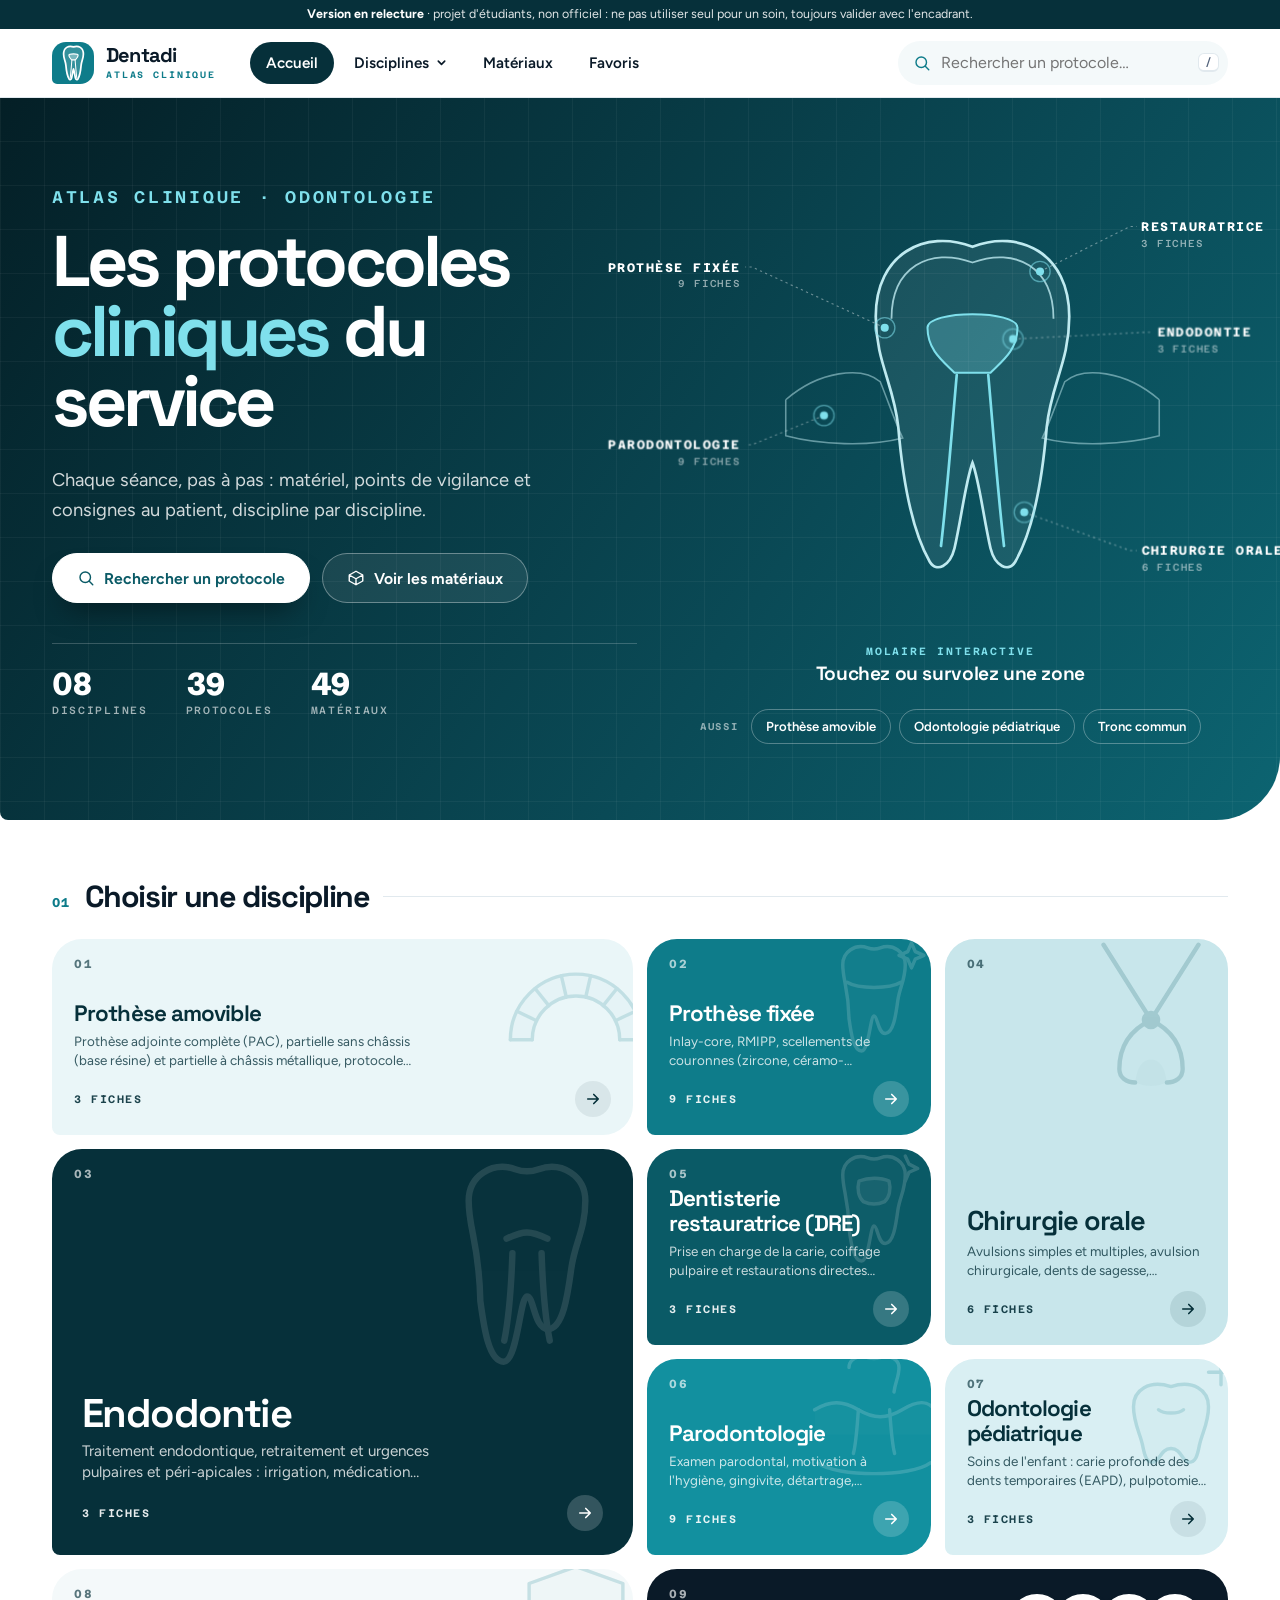
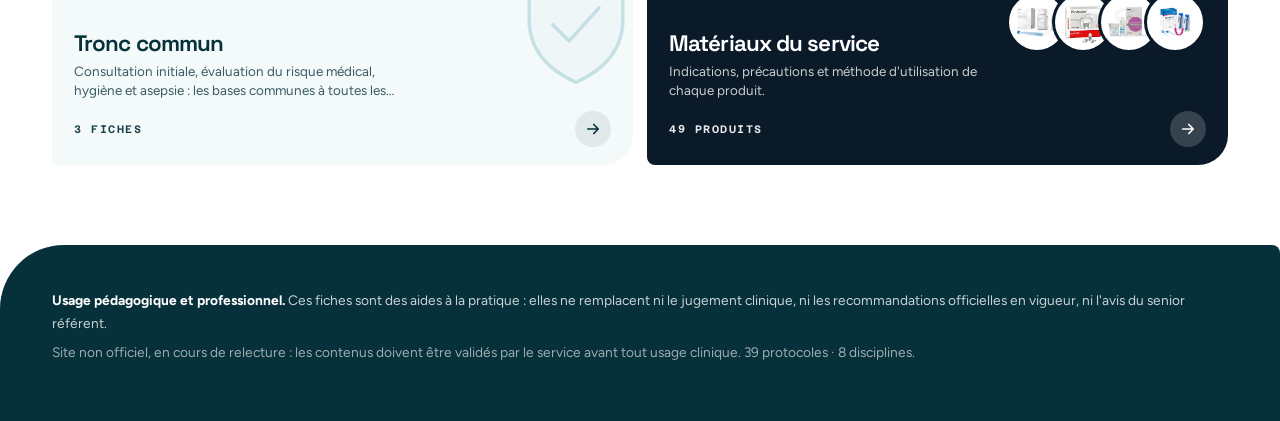
<file: index.html>
<!DOCTYPE html>
<html lang="fr">
<head>
  <meta charset="utf-8">
  <meta name="viewport" content="width=device-width, initial-scale=1, viewport-fit=cover">
  <title>Dentadi – Protocoles d'odontologie</title>
  <meta name="robots" content="noindex, nofollow, noarchive">
  <meta name="description" content="Dentadi : fiches de protocoles d'odontologie (version en relecture).">
  <meta name="theme-color" content="#ffffff">
  <meta name="color-scheme" content="light">
  <meta name="apple-mobile-web-app-capable" content="yes">
  <meta name="mobile-web-app-capable" content="yes">
  <meta name="apple-mobile-web-app-status-bar-style" content="default">
  <meta name="apple-mobile-web-app-title" content="Dentadi">
  <link rel="icon" type="image/svg+xml" href="img/icons/icon-small.svg">
  <link rel="icon" type="image/png" sizes="32x32" href="img/icons/favicon-32.png">
  <link rel="apple-touch-icon" href="img/icons/apple-touch-icon.png">
  <link rel="manifest" href="manifest.webmanifest">
  <link rel="preload" href="css/fonts/figtree-latin-wght-normal.woff2" as="font" type="font/woff2" crossorigin>
  <link rel="preload" href="css/fonts/space-grotesk-latin-wght-normal.woff2" as="font" type="font/woff2" crossorigin>
  <link rel="stylesheet" href="css/style.css">
  <link rel="stylesheet" href="css/v6.css">
</head>
<body>
  <a class="skip" href="#main">Aller au contenu</a>
  <div class="beta-bar" role="note"><strong>Version en relecture</strong> · projet d'étudiants, non officiel : ne pas utiliser seul pour un soin, toujours valider avec l'encadrant.</div>

  <header class="topbar">
    <div class="topbar-in">
      <button class="icon-btn only-narrow" id="menuBtn" type="button" aria-label="Ouvrir le menu des disciplines" aria-controls="sidebar" aria-expanded="false"></button>
      <a class="brand" href="#/" aria-label="Dentadi, accueil">
        <span class="brand-mark" id="brandMark" aria-hidden="true"></span>
        <span class="brand-txt"><strong>Dentadi</strong><small>Atlas clinique</small></span>
      </a>
      <nav class="mainnav" id="mainnav" aria-label="Navigation principale">
        <a href="#/" data-nav="home">Accueil</a>
        <div class="nav-item" id="navDisc">
          <button type="button" id="discBtn" aria-expanded="false" aria-controls="mega" aria-haspopup="true" data-nav="disc">Disciplines<svg viewBox="0 0 12 12" width="11" height="11" fill="none" stroke="currentColor" stroke-width="1.8" stroke-linecap="round" stroke-linejoin="round" aria-hidden="true"><path d="M2.5 4.5L6 8l3.5-3.5"/></svg></button>
          <div class="mega" id="mega" hidden></div>
        </div>
        <a href="#/materiaux" data-nav="materiaux">Matériaux</a>
        <a href="#/favoris" data-nav="favoris">Favoris</a>
      </nav>
      <div class="search-wrap">
        <form class="search" role="search" id="searchForm" autocomplete="off">
          <span class="search-ico" id="searchIco" aria-hidden="true"></span>
          <input id="q" type="search" placeholder="Rechercher un protocole…" aria-label="Rechercher" aria-autocomplete="list" aria-controls="suggest" enterkeyhint="search">
          <kbd class="only-wide" aria-hidden="true">/</kbd>
        </form>
        <div class="suggest" id="suggest" role="listbox" hidden></div>
      </div>
    </div>
  </header>

  <div class="shell">
    <aside class="sidebar" id="sidebar" aria-label="Disciplines"></aside>
    <div class="scrim" id="scrim"></div>
    <main id="main" tabindex="-1"></main>
  </div>

  <nav class="tabbar" id="tabbar" aria-label="Navigation principale"></nav>

  <footer class="footer">
    <div class="foot-in">
      <p><strong>Usage pédagogique et professionnel.</strong> Ces fiches sont des aides à la pratique : elles ne remplacent ni le jugement clinique, ni les recommandations officielles en vigueur, ni l'avis du senior référent.</p>
      <p class="muted">Site non officiel, en cours de relecture : les contenus doivent être validés par le service avant tout usage clinique. <span id="footStats"></span></p>
    </div>
  </footer>

  <script src="data/commun.js"></script>
  <script src="data/prothese-amovible.js"></script>
  <script src="data/prothese-fixee.js"></script>
  <script src="data/endodontie.js"></script>
  <script src="data/chirurgie.js"></script>
  <script src="data/dre.js"></script>
  <script src="data/parodontologie.js"></script>
  <script src="data/pedodontie.js"></script>
  <script src="data/materiaux.js"></script>
  <script src="data/materiaux-img.js"></script>
  <script src="js/art.js"></script>
  <script src="js/motion-mini.js"></script>
  <script src="js/motion-ui.js"></script>
  <script src="js/app.js"></script>
</body>
</html>
</file>
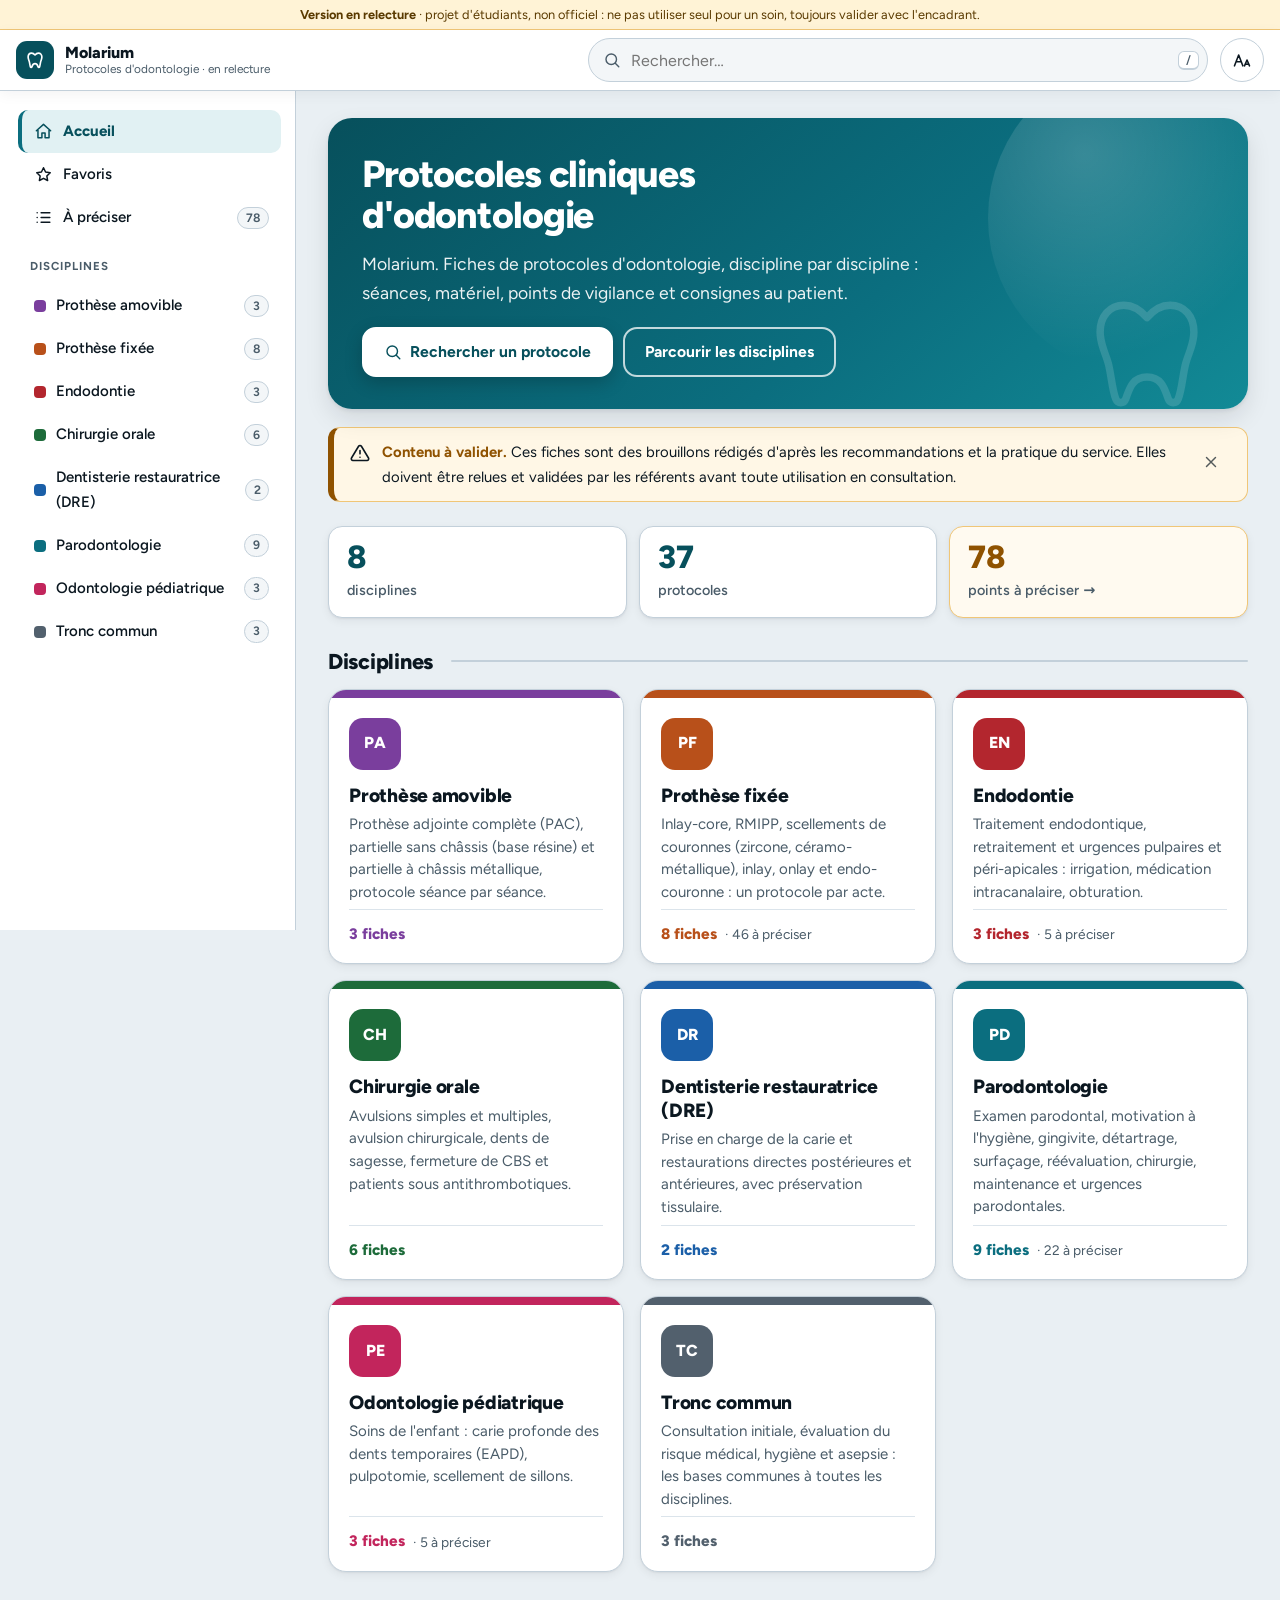
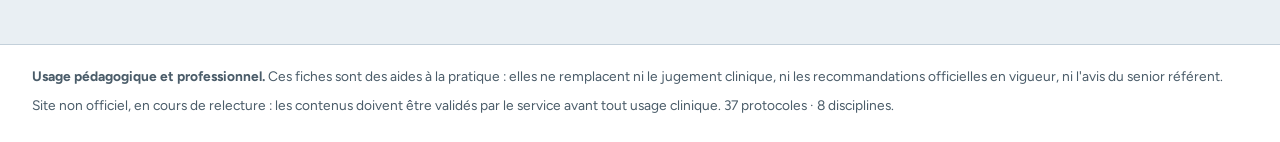
<file: molarium-github (4) 2/index.html>
<!DOCTYPE html>
<html lang="fr">
<head>
  <meta charset="utf-8">
  <meta name="viewport" content="width=device-width, initial-scale=1, viewport-fit=cover">
  <title>Molarium – Protocoles d'odontologie</title>
  <meta name="robots" content="noindex, nofollow, noarchive">
  <meta name="description" content="Molarium : fiches de protocoles d'odontologie (version en relecture).">
  <meta name="theme-color" content="#0b6e7f">
  <meta name="color-scheme" content="light">
  <meta name="apple-mobile-web-app-capable" content="yes">
  <meta name="apple-mobile-web-app-title" content="Molarium">
  <link rel="icon" href="data:image/svg+xml,%3Csvg xmlns='http://www.w3.org/2000/svg' viewBox='0 0 32 32'%3E%3Crect width='32' height='32' rx='8' fill='%230b6e7f'/%3E%3Cpath d='M16 10c-1.3-1.5-3-2.300-4.800-2.300C8.500 7.700 7 10 7 12.800c0 2.300.9 3.700 1.500 5.700.5 2.100.6 4.600 1.300 6.300.3 1 1.500 1 1.800 0 .6-1.500 1-4 4.400-4s3.800 2.500 4.400 4c.3 1 1.500 1 1.800 0 .7-1.700.8-4.200 1.300-6.300.6-2 1.500-3.400 1.500-5.700 0-2.800-1.500-5.100-4.200-5.100-1.800 0-3.500.8-4.800 2.300z' fill='none' stroke='%23fff' stroke-width='1.600' stroke-linejoin='round'/%3E%3C/svg%3E">
  <link rel="preload" href="css/fonts/figtree-latin-wght-normal.woff2" as="font" type="font/woff2" crossorigin>
  <link rel="stylesheet" href="css/style.css">
  <link rel="stylesheet" href="css/v3.css">
</head>
<body>
  <a class="skip" href="#main">Aller au contenu</a>
  <div class="beta-bar" role="note"><strong>Version en relecture</strong> · projet d'étudiants, non officiel : ne pas utiliser seul pour un soin, toujours valider avec l'encadrant.</div>

  <header class="topbar">
    <div class="topbar-in">
      <button class="icon-btn only-narrow" id="menuBtn" type="button" aria-label="Ouvrir le menu des disciplines" aria-controls="sidebar" aria-expanded="false"></button>
      <a class="brand" href="#/" aria-label="Accueil">
        <span class="brand-mark" id="brandMark" aria-hidden="true"></span>
        <span class="brand-txt"><strong>Molarium</strong><small>Protocoles d'odontologie · en relecture</small></span>
      </a>
      <div class="search-wrap">
        <form class="search" role="search" id="searchForm" autocomplete="off">
          <span class="search-ico" id="searchIco" aria-hidden="true"></span>
          <input id="q" type="search" placeholder="Rechercher…" aria-label="Rechercher" aria-autocomplete="list" aria-controls="suggest" enterkeyhint="search">
          <kbd class="only-wide" aria-hidden="true">/</kbd>
        </form>
        <div class="suggest" id="suggest" role="listbox" hidden></div>
      </div>
      <button class="icon-btn" id="textBtn" type="button" aria-label="Taille du texte" title="Taille du texte"></button>
    </div>
  </header>

  <div class="shell">
    <aside class="sidebar" id="sidebar" aria-label="Disciplines"></aside>
    <div class="scrim" id="scrim"></div>
    <main id="main" tabindex="-1"></main>
  </div>

  <nav class="tabbar" id="tabbar" aria-label="Navigation principale"></nav>

  <footer class="footer">
    <div class="foot-in">
      <p><strong>Usage pédagogique et professionnel.</strong> Ces fiches sont des aides à la pratique : elles ne remplacent ni le jugement clinique, ni les recommandations officielles en vigueur, ni l'avis du senior référent.</p>
      <p class="muted">Site non officiel, en cours de relecture : les contenus doivent être validés par le service avant tout usage clinique. <span id="footStats"></span></p>
    </div>
  </footer>

  <script src="data/commun.js"></script>
  <script src="data/prothese-amovible.js"></script>
  <script src="data/prothese-fixee.js"></script>
  <script src="data/endodontie.js"></script>
  <script src="data/chirurgie.js"></script>
  <script src="data/dre.js"></script>
  <script src="data/parodontologie.js"></script>
  <script src="data/pedodontie.js"></script>
  <script src="js/motion-mini.js"></script>
  <script src="js/motion-ui.js"></script>
  <script src="js/app.js"></script>
</body>
</html>
</file>
<file: css/style.css>
@font-face{font-family:"Figtree";font-style:normal;font-weight:300 900;font-display:swap;src:url(fonts/figtree-latin-wght-normal.woff2) format("woff2");unicode-range:U+0000-00FF,U+0131,U+0152-0153,U+02BB-02BC,U+02C6,U+02DA,U+02DC,U+0304,U+0308,U+0329,U+2000-206F,U+20AC,U+2122,U+2191,U+2193,U+2212,U+2215,U+FEFF,U+FFFD}
/* ============ Jetons de design ============ */
:root{
  color-scheme:light;
  --bg:#f3f6f9; --surface:#ffffff; --surface-2:#f7f9fb; --ink:#12222d; --muted:#586a77; --line:#e0e6ed;
  --brand:#0b6e7f; --brand-ink:#ffffff; --brand-soft:#e1f1f3; --brand-strong:#07505c;
  --warn:#8f5200; --warn-bg:#fff3de; --warn-line:#f0c677;
  --danger:#9d2327; --danger-bg:#fdeced; --danger-line:#efb1b3;
  --ok:#1b6a39; --ok-bg:#e5f4ea;
  --radius:16px; --radius-sm:10px;
  --shadow-1:0 1px 2px rgba(18,34,45,.05),0 4px 14px rgba(18,34,45,.05);
  --shadow-2:0 2px 6px rgba(18,34,45,.06),0 14px 32px rgba(18,34,45,.10);
  --topbar-h:64px; --tocbar-h:50px; --sidebar-w:296px; --tabbar-h:62px;
  --font:"Figtree","Inter",system-ui,-apple-system,"Segoe UI",Roboto,"Helvetica Neue",Arial,sans-serif;
  --d:var(--brand); --scale:1;
}
*{box-sizing:border-box}
html{font-size:calc(100% * var(--scale));scroll-behavior:smooth;scroll-padding-top:calc(var(--topbar-h) + var(--tocbar-h) + 56px);-webkit-text-size-adjust:100%}
body{margin:0;background:var(--bg);color:var(--ink);font:400 1rem/1.62 var(--font);-webkit-font-smoothing:antialiased;text-rendering:optimizeLegibility}
a{color:var(--brand)}
h1,h2,h3{line-height:1.22;margin:0 0 .5em;letter-spacing:-.012em}
h1{font-size:clamp(1.65rem,3.4vw,2.35rem);font-weight:760}
h2{font-size:1.2rem;font-weight:700}
h3{font-size:1.04rem;font-weight:650}
p{margin:0 0 .8em}
.muted{color:var(--muted)}
button{font:inherit;color:inherit}
svg{display:block}
:focus-visible{outline:3px solid var(--brand);outline-offset:2px;border-radius:6px}
.skip{position:absolute;left:-999px;top:0;background:var(--brand);color:var(--brand-ink);padding:8px 14px;z-index:200}
.skip:focus{left:8px;top:8px}
.icon-btn.only-narrow,.only-narrow{display:none}
@media (prefers-reduced-motion:reduce){*{transition:none!important;animation:none!important;scroll-behavior:auto!important}}

/* ============ Barre du haut ============ */
.topbar{position:sticky;top:0;z-index:80;background:color-mix(in srgb,var(--surface) 92%,transparent);backdrop-filter:saturate(160%) blur(12px);-webkit-backdrop-filter:saturate(160%) blur(12px);border-bottom:1px solid var(--line);padding-top:env(safe-area-inset-top)}
.topbar-in{height:var(--topbar-h);display:flex;align-items:center;gap:12px;padding:0 16px;max-width:1500px;margin:0 auto}
.brand{display:flex;align-items:center;gap:11px;text-decoration:none;color:var(--ink);flex:none}
.brand-mark{display:grid;place-items:center;width:40px;height:40px;border-radius:12px;background:linear-gradient(145deg,var(--brand),var(--brand-strong));color:#fff;box-shadow:0 4px 10px color-mix(in srgb,var(--brand) 35%,transparent)}
.brand-txt{display:flex;flex-direction:column;line-height:1.15}
.brand-txt strong{font-size:1rem;font-weight:740}
.brand-txt small{color:var(--muted);font-size:.74rem}
.search-wrap{position:relative;flex:1;max-width:620px;margin-left:auto}
.search{display:flex;align-items:center;gap:8px;background:var(--surface-2);border:1px solid var(--line);border-radius:999px;padding:0 8px 0 14px;height:44px;transition:border-color .15s,box-shadow .15s,background .15s}
.search:focus-within{border-color:var(--brand);background:var(--surface);box-shadow:0 0 0 4px color-mix(in srgb,var(--brand) 18%,transparent)}
.search-ico{color:var(--muted);display:grid}
.search input{flex:1;min-width:0;border:0;background:transparent;font:inherit;font-size:1rem;color:var(--ink);outline:none;height:100%}
.search input::-webkit-search-cancel-button{display:none}
kbd{font:600 .74rem var(--font);color:var(--muted);border:1px solid var(--line);border-bottom-width:2px;border-radius:6px;padding:1px 7px;background:var(--surface)}
.icon-btn{flex:none;display:grid;place-items:center;width:44px;height:44px;border-radius:50%;border:1px solid var(--line);background:var(--surface);color:var(--ink);cursor:pointer;transition:background .15s,border-color .15s}
.icon-btn:hover{background:var(--brand-soft);border-color:var(--brand)}
.icon-btn[aria-pressed="true"]{background:var(--brand-soft);border-color:var(--brand);color:var(--brand)}
.suggest{position:absolute;left:0;right:0;top:calc(100% + 8px);background:var(--surface);border:1px solid var(--line);border-radius:var(--radius);box-shadow:var(--shadow-2);overflow:hidden;z-index:90;max-height:70vh;overflow-y:auto}
.suggest a{display:flex;align-items:center;gap:12px;padding:11px 14px;text-decoration:none;color:var(--ink);border-bottom:1px solid var(--line)}
.suggest a:last-child{border-bottom:0}
.suggest a:hover,.suggest a.on{background:var(--brand-soft)}
.suggest .dot{width:10px;height:10px;border-radius:50%;background:var(--d);flex:none}
.suggest small{display:block;color:var(--muted);font-size:.8rem}
.suggest .all{justify-content:center;color:var(--brand);font-weight:650}

/* ============ Cadre ============ */
.shell{display:grid;grid-template-columns:var(--sidebar-w) minmax(0,1fr);max-width:1500px;margin:0 auto;min-height:calc(100vh - var(--topbar-h))}
main{padding:28px 32px 72px;outline:none;min-width:0}
.sidebar{position:sticky;top:var(--topbar-h);align-self:start;height:calc(100vh - var(--topbar-h));overflow-y:auto;padding:20px 14px 28px 18px;border-right:1px solid var(--line);scrollbar-width:thin}
.side-link,.side-disc{display:flex;align-items:center;gap:10px;width:100%;padding:9px 12px;border-radius:12px;color:var(--ink);text-decoration:none;border:0;background:transparent;cursor:pointer;text-align:left;font-size:.94rem}
.side-link:hover,.side-disc:hover{background:var(--surface)}
.side-link.on,.side-disc.on{background:var(--surface);box-shadow:var(--shadow-1);font-weight:650}
.side-link .badge,.side-disc .badge{margin-left:auto;font-size:.76rem;color:var(--muted);background:var(--surface-2);border:1px solid var(--line);border-radius:999px;padding:0 8px;min-width:24px;text-align:center}
.side-title{margin:18px 12px 8px;font-size:.72rem;letter-spacing:.09em;text-transform:uppercase;color:var(--muted);font-weight:700}
.side-disc .dot{width:12px;height:12px;border-radius:4px;background:var(--d);flex:none}
.side-sub{margin:2px 0 8px 22px;padding-left:10px;border-left:2px solid var(--line);display:none}
.side-disc.on+.side-sub{display:block}
.side-sub a{display:block;padding:6px 10px;border-radius:8px;color:var(--muted);text-decoration:none;font-size:.88rem;line-height:1.35}
.side-sub a:hover{color:var(--ink);background:var(--surface)}
.side-sub a.on{color:var(--brand);font-weight:650;background:var(--brand-soft)}
.scrim{display:none}

/* ============ Bandeau d'avertissement ============ */
.banner{display:flex;gap:12px;align-items:flex-start;background:var(--warn-bg);border:1px solid var(--warn-line);color:var(--warn);border-radius:var(--radius);padding:12px 16px;margin-bottom:24px;font-size:.93rem}
.banner svg{flex:none;margin-top:3px}
.banner p{margin:0}
.banner button{margin-left:auto;flex:none;background:none;border:0;color:inherit;cursor:pointer;opacity:.7;padding:2px}

/* ============ Accueil ============ */
.hero{position:relative;overflow:hidden;border-radius:24px;padding:34px 32px 30px;margin-bottom:22px;color:#fff;background:linear-gradient(135deg,#0b6e7f 0%,#0a8aa0 55%,#1aa6a0 100%);box-shadow:var(--shadow-2)}
.hero::after{content:"";position:absolute;right:-60px;top:-60px;width:320px;height:320px;border-radius:50%;background:radial-gradient(circle at 30% 30%,rgba(255,255,255,.26),rgba(255,255,255,0) 68%)}
.hero h1{color:#fff;margin-bottom:.35em;max-width:18ch}
.hero p{color:rgba(255,255,255,.92);max-width:56ch;font-size:1.06rem;margin-bottom:20px}
.hero-search{display:flex;gap:8px;max-width:520px;background:#fff;border-radius:999px;padding:5px;box-shadow:0 8px 24px rgba(0,0,0,.18)}
.hero-search input{flex:1;min-width:0;border:0;background:transparent;font:inherit;font-size:1rem;padding:0 14px;color:#12222d;outline:none}
.hero-search button{border:0;border-radius:999px;background:var(--brand);color:#fff;font-weight:650;padding:11px 20px;cursor:pointer}
.hero-tooth{position:absolute;right:26px;bottom:-18px;width:150px;height:150px;color:rgba(255,255,255,.16)}
.stats{display:flex;flex-wrap:wrap;gap:12px;margin:0 0 26px}
.stat{background:var(--surface);border:1px solid var(--line);border-radius:var(--radius);padding:12px 18px;min-width:120px;box-shadow:var(--shadow-1)}
.stat b{display:block;font-size:1.55rem;line-height:1.15;font-weight:760}
.stat span{color:var(--muted);font-size:.86rem}
.stat.link{text-decoration:none;color:inherit;transition:transform .15s,border-color .15s}
.stat.link:hover{transform:translateY(-2px);border-color:var(--warn-line)}
.stat.link b{color:var(--warn)}
.section-title{display:flex;align-items:baseline;gap:10px;margin:30px 0 14px}
.section-title h2{margin:0}
.section-title a{margin-left:auto;font-size:.9rem;text-decoration:none}
.grid{display:grid;grid-template-columns:repeat(auto-fill,minmax(250px,1fr));gap:16px}
.card{position:relative;display:flex;flex-direction:column;gap:6px;background:var(--surface);border:1px solid var(--line);border-radius:var(--radius);padding:18px 18px 16px;text-decoration:none;color:var(--ink);box-shadow:var(--shadow-1);transition:transform .16s,box-shadow .16s,border-color .16s;overflow:hidden}
.card::before{content:"";position:absolute;left:0;right:0;top:0;height:4px;background:var(--d)}
.card:hover{transform:translateY(-3px);box-shadow:var(--shadow-2);border-color:color-mix(in srgb,var(--d) 50%,var(--line))}
.card h3{margin:0;font-size:1.06rem}
.card p{margin:0;color:var(--muted);font-size:.92rem;line-height:1.5}
.card .meta{margin-top:auto;padding-top:10px;display:flex;align-items:center;gap:8px;font-size:.82rem;color:var(--muted)}
.card .meta b{color:var(--d);font-weight:700}
.badge-ico{display:grid;place-items:center;width:46px;height:46px;border-radius:14px;font-weight:760;font-size:.95rem;color:#fff;margin:4px 0 6px;background:linear-gradient(145deg,var(--d),color-mix(in srgb,var(--d) 70%,#000));box-shadow:0 6px 14px color-mix(in srgb,var(--d) 35%,transparent)}
.rail{display:flex;gap:12px;overflow-x:auto;padding:2px 2px 12px;scroll-snap-type:x proximity;scrollbar-width:thin}
.rail .pcard{flex:0 0 min(280px,78vw);scroll-snap-align:start}

/* ============ Fil d'Ariane, entêtes ============ */
.crumbs{display:flex;flex-wrap:wrap;gap:6px;font-size:.86rem;color:var(--muted);margin-bottom:14px}
.crumbs a{color:var(--muted);text-decoration:none}
.crumbs a:hover{color:var(--brand);text-decoration:underline}
.page-head{position:relative;border:1px solid var(--line);border-radius:22px;padding:24px 26px 22px;margin-bottom:22px;background:linear-gradient(135deg,color-mix(in srgb,var(--d) 13%,var(--surface)),var(--surface) 62%);box-shadow:var(--shadow-1);overflow:hidden}
.page-head::before{content:"";position:absolute;left:0;top:0;bottom:0;width:6px;background:var(--d)}
.page-head h1{margin-bottom:.3em}
.psum{color:var(--muted);font-size:1.04rem;max-width:72ch;margin-bottom:0}

/* ============ Cartes de protocole ============ */
.plist{display:grid;gap:12px;grid-template-columns:repeat(auto-fill,minmax(min(100%,420px),1fr))}
.pcard{position:relative;display:flex;flex-direction:column;gap:6px;background:var(--surface);border:1px solid var(--line);border-radius:var(--radius);padding:16px 18px 14px;text-decoration:none;color:var(--ink);box-shadow:var(--shadow-1);transition:transform .15s,box-shadow .15s,border-color .15s}
.pcard::before{content:"";position:absolute;left:0;top:14px;bottom:14px;width:4px;border-radius:0 4px 4px 0;background:var(--d)}
.pcard:hover{transform:translateY(-2px);box-shadow:var(--shadow-2);border-color:color-mix(in srgb,var(--d) 45%,var(--line))}
.pcard h3{margin:0;padding-right:34px}
.pcard p{margin:0;color:var(--muted);font-size:.9rem;line-height:1.5;display:-webkit-box;-webkit-line-clamp:3;-webkit-box-orient:vertical;overflow:hidden}
.pcard .disc{font-size:.78rem;font-weight:650;color:var(--d);letter-spacing:.02em}
.pcard .fav{position:absolute;right:8px;top:8px}
.fav-btn{display:grid;place-items:center;width:38px;height:38px;border-radius:50%;border:0;background:transparent;color:var(--muted);cursor:pointer}
.fav-btn:hover{background:var(--brand-soft);color:var(--brand)}
.fav-btn.on{color:#e0a100}
.fav-btn.on svg{fill:currentColor}

/* ============ Pastilles ============ */
.chips{display:flex;flex-wrap:wrap;gap:7px;margin:8px 0 0}
.chip{font-size:.76rem;line-height:1.5;padding:1px 10px;border-radius:999px;background:var(--brand-soft);color:var(--brand);font-weight:650;white-space:nowrap}
.chip.draft{background:var(--warn-bg);color:var(--warn);border:1px solid var(--warn-line)}
.chip.valid{background:var(--ok-bg);color:var(--ok)}
.chip.plain{background:var(--surface-2);color:var(--muted);border:1px solid var(--line);font-weight:550}
.chip.src{background:var(--surface);color:var(--ok);border:1px solid color-mix(in srgb,var(--ok) 45%,var(--line));font-weight:650;white-space:normal}
.chip.todo-c{background:var(--warn-bg);color:var(--warn);border:1px dashed var(--warn-line)}
.chip.hosp{background:var(--brand);color:var(--brand-ink)}
.todo{background:var(--warn-bg);color:var(--warn);border:1px dashed var(--warn-line);border-radius:6px;padding:0 6px;font-size:.88em}

/* ============ Boutons ============ */
.actions{display:flex;flex-wrap:wrap;gap:8px;margin:16px 0 0}
.btn{display:inline-flex;align-items:center;gap:8px;font-size:.9rem;font-weight:550;padding:9px 14px;min-height:42px;border-radius:12px;border:1px solid var(--line);background:var(--surface);color:var(--ink);cursor:pointer;text-decoration:none;transition:border-color .15s,color .15s,background .15s}
.btn:hover{border-color:var(--brand);color:var(--brand)}
.btn.on{background:var(--brand-soft);border-color:var(--brand);color:var(--brand)}
.btn.primary{background:var(--brand);color:var(--brand-ink);border-color:var(--brand)}
.btn.primary:hover{background:var(--brand-strong);color:#fff}
.btn.fav-on svg{fill:#e0a100;color:#e0a100}

/* ============ Page protocole ============ */
.pwrap{display:grid;grid-template-columns:minmax(0,1fr);gap:28px}
@media (min-width:1280px){.pwrap{grid-template-columns:minmax(0,1fr) 220px}}
.toc-side{display:none}
@media (min-width:1280px){
  .toc-side{display:block;position:sticky;top:calc(var(--topbar-h) + 18px);align-self:start;font-size:.88rem}
  .toc-bar{display:none}
}
.toc-side strong{display:block;margin-bottom:8px;color:var(--muted);text-transform:uppercase;letter-spacing:.08em;font-size:.72rem}
.toc-side a{display:block;padding:6px 12px;border-left:2px solid var(--line);color:var(--muted);text-decoration:none;line-height:1.35}
.toc-side a:hover{color:var(--ink);border-color:var(--brand)}
.toc-side a.on{color:var(--brand);border-color:var(--brand);font-weight:650;background:linear-gradient(90deg,var(--brand-soft),transparent)}
.toc-bar{position:sticky;top:calc(var(--topbar-h) + env(safe-area-inset-top));z-index:50;margin:0 -32px 16px;padding:6px 32px;height:var(--tocbar-h);align-items:center;background:color-mix(in srgb,var(--bg) 92%,transparent);backdrop-filter:blur(10px);-webkit-backdrop-filter:blur(10px);display:flex;gap:8px;overflow-x:auto;scrollbar-width:none;border-bottom:1px solid var(--line)}
.toc-bar::-webkit-scrollbar{display:none}
.toc-bar a{flex:none;text-decoration:none;font-size:.84rem;font-weight:550;color:var(--muted);padding:5px 12px;border-radius:999px;border:1px solid var(--line);background:var(--surface)}
.toc-bar a.on{background:var(--brand);border-color:var(--brand);color:var(--brand-ink)}
@media (min-width:1280px){.toc-bar{display:none}}

.acc{background:var(--surface);border:1px solid var(--line);border-radius:var(--radius);margin-bottom:14px;box-shadow:var(--shadow-1);overflow:clip}
.acc>summary{display:flex;align-items:center;gap:10px;padding:15px 18px;cursor:pointer;list-style:none;user-select:none}
.acc>summary::-webkit-details-marker{display:none}
.acc>summary h2{margin:0;flex:1;font-size:1.1rem}
.acc>summary .chev{color:var(--muted);transition:transform .2s}
.acc[open]>summary .chev{transform:rotate(180deg)}
.acc>summary .cnt{font-size:.78rem;color:var(--muted);background:var(--surface-2);border:1px solid var(--line);border-radius:999px;padding:0 9px}
.acc-body{padding:2px 20px 18px}
.acc ul{margin:0;padding-left:1.2em}
.acc li{margin:.32em 0}
.acc.hosp{border:2px solid var(--brand);background:linear-gradient(180deg,var(--brand-soft),var(--surface) 70%)}
.acc.hosp>summary h2{color:var(--brand-strong)}
.acc.alert{background:var(--danger-bg);border-color:var(--danger-line)}
.acc.alert>summary h2{color:var(--danger)}
.acc.todo-acc{background:var(--warn-bg);border-color:var(--warn-line);box-shadow:none}
.acc.todo-acc>summary h2{color:var(--warn)}
.two{display:grid;grid-template-columns:1fr 1fr;gap:16px}
.two>div h3{font-size:.84rem;text-transform:uppercase;letter-spacing:.07em;color:var(--muted);margin-bottom:6px}
.refs li{font-size:.9rem;color:var(--muted);word-break:break-word}
.hint{font-size:.88rem;color:var(--muted);margin:0 0 8px}

/* ============ Étapes ============ */
.progress-wrap{padding:4px 0 14px}
.progress{display:flex;align-items:center;gap:12px;font-size:.84rem;color:var(--muted)}
.progress .bar{flex:1;height:8px;background:var(--line);border-radius:99px;overflow:hidden}
.progress .bar i{display:block;height:100%;width:0;background:linear-gradient(90deg,var(--brand),#1aa6a0);border-radius:99px;transition:width .3s}
.steps{list-style:none;margin:0;padding:0;counter-reset:step}
.step{scroll-margin-top:calc(var(--topbar-h) + var(--tocbar-h) + 64px);position:relative;display:grid;grid-template-columns:44px 1fr;gap:14px;padding:6px 0 22px}
.step::before{content:"";position:absolute;left:21px;top:46px;bottom:0;width:2px;background:var(--line)}
.step:last-child{padding-bottom:4px}
.step:last-child::before{display:none}
.step-n{counter-increment:step;position:relative;z-index:1;width:44px;height:44px;border-radius:50%;border:2px solid var(--brand);background:var(--surface);color:var(--brand);display:grid;place-items:center;font-weight:740;font-size:1rem;cursor:pointer;transition:background .15s,color .15s,transform .1s}
.step-n::before{content:counter(step)}
.step-n:active{transform:scale(.94)}
.step.done .step-n{background:var(--brand);color:var(--brand-ink)}
.step.done .step-n::before{content:"✓"}
.step.done::before{background:var(--brand)}
.step.done h3{color:var(--muted);text-decoration:line-through;text-decoration-thickness:1px}
.step h3{margin:10px 0 6px}
.step-body ul{margin:.2em 0 .3em;padding-left:1.15em}
.step-body li{margin:.28em 0}
.mat{display:flex;flex-wrap:wrap;align-items:center;gap:6px;margin-top:10px}
.mat .lbl{font-size:.74rem;font-weight:700;letter-spacing:.07em;text-transform:uppercase;color:var(--muted);margin-right:2px}
.mat .m{font-size:.8rem;background:var(--surface-2);border:1px solid var(--line);border-radius:8px;padding:2px 9px;color:var(--ink)}
.valid{display:inline-flex;align-items:center;gap:7px;margin-top:10px;font-size:.86rem;font-weight:650;color:var(--ok);background:var(--ok-bg);border-radius:10px;padding:5px 11px}
.tip{margin-top:10px;font-size:.9rem;color:var(--muted);border-left:3px solid var(--brand);padding:2px 0 2px 12px}
.reset{font-size:.84rem;background:none;border:0;color:var(--muted);cursor:pointer;text-decoration:underline;padding:6px 0}

/* ============ Recherche, vides, liens ============ */
mark{background:#ffe27a;color:#000;border-radius:3px;padding:0 2px}
.empty{padding:44px 0;text-align:center;color:var(--muted)}
.todo-list{margin:0;padding:0;list-style:none}
.todo-list li{margin:.35em 0}
.todo-disc{margin:22px 0 10px;display:flex;align-items:center;gap:10px}
.todo-disc i{width:12px;height:12px;border-radius:4px;background:var(--d)}
.todo-disc h2{margin:0}
.todo-card{background:var(--surface);border:1px solid var(--line);border-radius:var(--radius);padding:14px 18px;margin-bottom:12px;box-shadow:var(--shadow-1)}
.todo-card h3{margin:0 0 6px;display:flex;gap:8px;align-items:baseline;flex-wrap:wrap}
.todo-card h3 a{color:var(--ink);text-decoration:none}
.todo-card h3 a:hover{color:var(--brand)}
.todo-card ul{margin:0;padding-left:1.2em;font-size:.92rem}
.toolbar{display:flex;flex-wrap:wrap;gap:8px;align-items:center;margin:0 0 6px}
.filters{display:flex;gap:8px;overflow-x:auto;padding-bottom:6px;scrollbar-width:thin}
.filters button{flex:none;border:1px solid var(--line);background:var(--surface);border-radius:999px;padding:6px 14px;cursor:pointer;font-size:.88rem}
.filters button.on{background:var(--brand);color:var(--brand-ink);border-color:var(--brand)}

/* ============ Pied de page, barre mobile ============ */
.footer{border-top:1px solid var(--line);background:var(--surface);font-size:.86rem;color:var(--muted)}
.foot-in{max-width:1500px;margin:0 auto;padding:20px 32px}
.footer p{margin:0 0 6px}
.tabbar{display:none}
.toast{position:fixed;left:50%;bottom:calc(var(--tabbar-h) + 24px + env(safe-area-inset-bottom));transform:translateX(-50%);background:var(--ink);color:var(--bg);padding:10px 18px;border-radius:999px;font-size:.9rem;z-index:300;box-shadow:var(--shadow-2)}

/* ============ Tablette et téléphone ============ */
@media (max-width:1000px){
  .icon-btn.only-narrow{display:grid}
  .only-narrow{display:grid}
  .only-wide{display:none}
  .shell{grid-template-columns:1fr}
  main{padding:20px 16px 96px}
  .sidebar{position:fixed;left:0;top:0;bottom:0;height:auto;width:min(86vw,340px);z-index:120;background:var(--bg);transform:translateX(-102%);transition:transform .25s ease;padding-top:calc(20px + env(safe-area-inset-top));box-shadow:var(--shadow-2)}
  .sidebar.open{transform:none}
  .scrim{display:block;position:fixed;inset:0;background:rgba(8,18,24,.5);z-index:110;opacity:0;pointer-events:none;transition:opacity .25s}
  .scrim.on{opacity:1;pointer-events:auto}
  .toc-bar{margin:0 -16px 14px;padding:6px 16px}
  .tabbar{display:grid;grid-template-columns:repeat(4,1fr);position:fixed;left:0;right:0;bottom:0;z-index:90;height:calc(var(--tabbar-h) + env(safe-area-inset-bottom));padding-bottom:env(safe-area-inset-bottom);background:color-mix(in srgb,var(--surface) 94%,transparent);backdrop-filter:blur(14px);-webkit-backdrop-filter:blur(14px);border-top:1px solid var(--line)}
  .tabbar a,.tabbar button{display:flex;flex-direction:column;align-items:center;justify-content:center;gap:3px;border:0;background:none;color:var(--muted);font-size:.72rem;font-weight:600;text-decoration:none;cursor:pointer;position:relative}
  .tabbar .on{color:var(--brand)}
  .tabbar .n{position:absolute;top:6px;left:calc(50% + 8px);background:var(--warn);color:#fff;border-radius:999px;font-size:.66rem;padding:0 6px;line-height:1.5}
  .footer{padding-bottom:calc(var(--tabbar-h) + 12px)}
  .foot-in{padding:18px 16px}
  .hero{padding:26px 20px 22px;border-radius:20px}
  .hero-tooth{width:110px;height:110px;right:10px}
  .progress-wrap{position:sticky;top:calc(var(--topbar-h) + var(--tocbar-h) + env(safe-area-inset-top));z-index:20;background:var(--surface);padding:6px 0 8px;margin:0 -2px;border-bottom:1px solid var(--line)}
  html{scroll-padding-bottom:calc(var(--tabbar-h) + 28px)}
}
@media (max-width:620px){
  .topbar-in{gap:8px;padding:0 10px}
  .brand-txt small{display:none}
  .brand-txt strong{font-size:.92rem}
  .search-wrap{margin-left:0;min-width:0}
  #textBtn{display:none}
  .two{grid-template-columns:1fr}
  .page-head{padding:18px 18px 16px;border-radius:18px}
  .plist{grid-template-columns:1fr}
  .grid{grid-template-columns:1fr 1fr;gap:12px}
  .card{padding:14px 14px 12px}
  .card p{display:none}
  .badge-ico{width:40px;height:40px;border-radius:12px;font-size:.85rem}
  .step{grid-template-columns:38px 1fr;gap:10px}
  .step-n{width:38px;height:38px}
  .step::before{left:18px;top:40px}
  .acc-body{padding:2px 14px 14px}
  .acc>summary{padding:14px}
  .hero-search button{padding:10px 14px}
}
@media (max-width:620px){
  .hero-tooth{display:none}
  .stats{display:grid;grid-template-columns:repeat(3,1fr);gap:8px}
  .stat{min-width:0;padding:10px 12px}
  .stat b{font-size:1.3rem}
  .stat span{font-size:.76rem}
  .chip{white-space:normal}
  .psum{font-size:.95rem}
  .page-head h1{font-size:1.55rem}
  .hero h1{font-size:1.65rem}
  .hero p{font-size:1rem}
}
@media (max-width:420px){
  .brand-txt{display:none}
}

/* ============ Impression ============ */
@media print{
  :root{--bg:#fff;--surface:#fff;--ink:#000;--muted:#333;--line:#bbb}
  body{background:#fff;color:#000;font-size:11pt}
  .topbar,.sidebar,.tabbar,.footer,.actions,.toc-bar,.toc-side,.crumbs,.reset,.banner,.scrim,.fav-btn,.progress-wrap,.toast{display:none!important}
  .shell{display:block}
  main{padding:0}
  .acc,.page-head,.step{box-shadow:none;break-inside:avoid;background:#fff}
  .acc>summary .chev{display:none}
  .two{display:block}
  a{color:#000;text-decoration:none}
  .print-head{display:block!important}
}
.print-head{display:none;border-bottom:2px solid #000;margin-bottom:12px;padding-bottom:6px;font-size:10pt}

.beta-bar{background:var(--warn-bg);color:var(--text);border-bottom:1px solid var(--warn-line);text-align:center;font-size:.8rem;line-height:1.35;padding:6px 12px}
@media print{.beta-bar{display:none!important}}

/* ============ Lisibilité des fiches (v2) ============ */
/* mots clés : surligneur discret */
.acc-body strong,.overview strong,.step-body strong{font-weight:700;background:linear-gradient(transparent 58%,color-mix(in srgb,var(--d,var(--brand)) 22%,transparent) 58%);border-radius:2px}
.kv-k,.kv-k strong,.hint strong{background:none}

/* titres de section */
.acc>summary{padding:16px 18px;gap:12px}
.acc>summary h2{font-size:1.32rem;font-weight:800;letter-spacing:-.02em}
.acc-ico{flex:none;display:grid;place-items:center;width:38px;height:38px;border-radius:11px;background:color-mix(in srgb,var(--d,var(--brand)) 14%,var(--surface));color:var(--d,var(--brand))}
.acc.hosp .acc-ico{background:var(--brand);color:var(--brand-ink)}
.acc.alert .acc-ico{background:var(--danger);color:var(--danger-bg)}
.acc.todo-acc .acc-ico{background:var(--warn);color:var(--warn-bg)}
.acc.sec-blue .acc-ico{background:color-mix(in srgb,#2b6cb0 14%,var(--surface));color:#2b6cb0}
.acc.sec-ok .acc-ico{background:var(--ok-bg);color:var(--ok)}
.acc.sec-warn .acc-ico{background:var(--warn-bg);color:var(--warn)}
.acc.sec-danger .acc-ico{background:var(--danger-bg);color:var(--danger)}
.acc.sec-grey .acc-ico{background:var(--surface-2);color:var(--muted)}
.acc.sec-ok{border-left:5px solid var(--ok)}
.acc.sec-warn{border-left:5px solid var(--warn)}
.acc.sec-danger{border-left:5px solid var(--danger)}
.acc.sec-blue{border-left:5px solid #2b6cb0}
.acc.sec-grey{border-left:5px solid var(--line)}
.acc.alert{border-left:5px solid var(--danger)}
.acc.main-acc{border:2px solid var(--d,var(--brand));box-shadow:var(--shadow-2)}
.acc.main-acc>summary{background:color-mix(in srgb,var(--d,var(--brand)) 9%,var(--surface))}
.acc.main-acc>summary h2{font-size:1.5rem}
.acc.main-acc .acc-ico{background:var(--d,var(--brand));color:#fff}

/* listes : puces colorées, plus d'air */
.acc-body>ul>li,.acc-body .two ul>li,.refs ul>li{margin:.5em 0}
.acc ul{padding-left:1.15em}
.acc ul>li::marker{color:var(--d,var(--brand));font-size:1.05em}
.acc.alert ul>li::marker{color:var(--danger)}
.two h3{font-size:.78rem;letter-spacing:.09em;text-transform:uppercase;color:var(--muted);padding-bottom:6px;border-bottom:2px solid var(--line);margin-bottom:8px}

/* encadré CHU : étiquette + valeur */
.kv{display:flex;flex-direction:column;gap:2px;margin-top:6px}
.kv-row{display:grid;grid-template-columns:minmax(120px,190px) 1fr;gap:6px 16px;padding:9px 12px;border-radius:10px;align-items:baseline}
.kv-row:nth-child(odd){background:color-mix(in srgb,var(--brand) 7%,transparent)}
.kv-k{font-weight:800;color:var(--brand-strong);font-size:.93rem;line-height:1.35}
.kv-v{min-width:0}
.kv-full{grid-template-columns:1fr}
.kv-full .kv-v{font-weight:600}
.hint{font-size:.88rem;color:var(--muted)}

/* aperçu */
.overview{background:var(--surface);border:1px solid var(--line);border-radius:var(--radius);padding:18px;margin-bottom:14px;box-shadow:var(--shadow-1)}
.overview h2{font-size:1.32rem;font-weight:800;margin:0 0 12px}
.ov-h{font-size:.78rem;letter-spacing:.09em;text-transform:uppercase;color:var(--muted);margin:16px 0 8px}
.facts{display:grid;grid-template-columns:repeat(auto-fit,minmax(138px,1fr));gap:10px}
.fact{display:flex;align-items:center;gap:10px;background:var(--surface-2);border:1px solid var(--line);border-radius:12px;padding:10px 12px;color:var(--d,var(--brand))}
.fact b{display:block;font-size:1.15rem;font-weight:800;color:var(--ink);line-height:1.15}
.fact small{display:block;color:var(--muted);font-size:.78rem}
.ov-steps{list-style:none;margin:0;padding:0;display:grid;gap:6px}
.ov-steps a{display:flex;align-items:center;gap:12px;text-decoration:none;color:var(--ink);padding:8px 10px;border-radius:12px;border:1px solid transparent;font-weight:600;line-height:1.3}
.ov-steps a:hover{background:var(--surface-2);border-color:var(--line)}
.ov-n{flex:none;min-width:34px;height:34px;border-radius:50%;display:grid;place-items:center;background:var(--d,var(--brand));color:#fff;font-weight:800;font-size:.86rem;padding:0 4px}
.ov-t{flex:1;min-width:0}
.ov-t small{display:block;font-size:.7rem;letter-spacing:.08em;text-transform:uppercase;color:var(--muted);font-weight:700}
.ov-v{flex:none;display:grid;place-items:center;width:24px;height:24px;border-radius:50%;background:var(--ok-bg);color:var(--ok)}

/* étapes */
.step{grid-template-columns:48px 1fr;gap:14px;padding:4px 0 18px}
.step::before{left:23px;top:52px;width:3px;background:color-mix(in srgb,var(--d,var(--brand)) 28%,var(--line))}
.step-n{width:48px;height:48px;border:3px solid var(--d,var(--brand));color:var(--d,var(--brand));font-size:.95rem;font-weight:800}
.step-n::before{content:attr(data-n)}
.step.done .step-n{background:var(--d,var(--brand));color:#fff}
.step.done .step-n::before{content:"✓";font-size:1.15rem}
.step-body{background:var(--surface-2);border:1px solid var(--line);border-top:4px solid var(--d,var(--brand));border-radius:14px;padding:14px 16px 16px;min-width:0}
.step-head{margin-bottom:8px}
.eyebrow{display:inline-block;font-size:.72rem;font-weight:800;letter-spacing:.1em;text-transform:uppercase;color:#fff;background:var(--d,var(--brand));border-radius:999px;padding:2px 10px;margin-bottom:6px}
.step h3{margin:0;font-size:1.28rem;font-weight:800;line-height:1.25;letter-spacing:-.018em}
.step-body ul{margin:.35em 0 .2em;padding-left:1.2em}
.step-body li{margin:.45em 0}
.mat{margin-top:14px;padding:10px 12px;background:var(--surface);border:1px dashed color-mix(in srgb,var(--d,var(--brand)) 55%,var(--line));border-radius:12px;gap:7px}
.mat .lbl{display:inline-flex;align-items:center;gap:6px;color:var(--d,var(--brand));font-weight:800;font-size:.76rem;margin-right:4px}
.mat .m{font-size:.84rem;background:var(--surface-2)}
.valid{display:flex;align-items:flex-start;gap:10px;margin-top:12px;padding:10px 12px;border:2px solid var(--ok);background:var(--ok-bg);color:var(--ok);border-radius:12px;font-weight:600;font-size:.92rem}
.valid svg{flex:none;margin-top:2px}
.valid strong{background:none;color:var(--ok);font-weight:800}
.tip{display:flex;align-items:flex-start;gap:10px;margin-top:12px;padding:10px 12px;border:0;border-left:5px solid var(--warn);background:var(--warn-bg);color:var(--ink);border-radius:4px 12px 12px 4px;font-size:.93rem}
.tip svg{flex:none;margin-top:2px;color:var(--warn)}
.tip strong{background:none;color:var(--warn);font-weight:800}
.step.done .step-body{opacity:.62}

@media (max-width:1000px){
  .acc>summary h2{font-size:1.18rem}
  .acc.main-acc>summary h2{font-size:1.28rem}
  .acc-ico{width:34px;height:34px}
}
@media (max-width:620px){
  .kv-row{grid-template-columns:1fr;gap:2px}
  .step{grid-template-columns:40px 1fr;gap:10px}
  .step-n{width:40px;height:40px;font-size:.85rem}
  .step::before{left:19px;top:46px}
  .step-body{padding:12px 12px 14px}
  .step h3{font-size:1.15rem}
  .overview{padding:14px}
  .facts{grid-template-columns:1fr 1fr}
}
@media print{.overview{break-inside:avoid;box-shadow:none}.step.done .step-body{opacity:1}}

.step-note{margin:4px 0 0;font-size:.85rem;color:var(--muted);font-style:italic}

.step{scroll-margin-top:12px}
.acc,.overview{scroll-margin-top:8px}

/* ---- Préparer la séance ---- */
.no-scroll{overflow:hidden}
.sheet-wrap{position:fixed;inset:0;z-index:400;background:rgba(10,20,28,.5);display:flex;align-items:flex-end;justify-content:center;animation:fadein .15s ease}
.sheet{background:var(--surface);color:var(--ink);width:min(680px,100%);max-height:90vh;max-height:90dvh;display:flex;flex-direction:column;border-radius:22px 22px 0 0;box-shadow:var(--shadow-2);overflow:hidden;animation:slideup .2s ease}
@keyframes fadein{from{opacity:0}to{opacity:1}}
@keyframes slideup{from{transform:translateY(24px);opacity:.6}to{transform:none;opacity:1}}
.sheet-head{display:flex;align-items:flex-start;justify-content:space-between;gap:12px;padding:18px 18px 10px;border-bottom:1px solid var(--line)}
.sheet-head h2{margin:0;font-size:1.35rem;font-weight:800}
.sheet-head p{margin:2px 0 0;font-size:.88rem}
.sheet-body{overflow:auto;padding:14px 18px;flex:1;overscroll-behavior:contain}
.sheet-foot{display:flex;flex-wrap:wrap;gap:8px;padding:12px 18px calc(12px + env(safe-area-inset-bottom));border-top:1px solid var(--line);background:var(--surface-2)}
.sheet-foot .btn.primary{margin-left:auto}
.seg{display:flex;background:var(--surface-2);border:1px solid var(--line);border-radius:12px;padding:3px;margin-bottom:12px}
.seg button{flex:1;border:0;background:none;border-radius:9px;padding:8px;font-weight:650;cursor:pointer;color:var(--muted)}
.seg button.on{background:var(--surface);color:var(--ink);box-shadow:var(--shadow-1)}
.pchips{display:flex;gap:6px;overflow-x:auto;padding-bottom:6px;margin-bottom:8px}
.pchip{flex:none;border:1px solid var(--line);background:var(--surface-2);border-radius:999px;padding:5px 12px;font-size:.84rem;font-weight:650;cursor:pointer;color:var(--ink)}
.pchip.on{background:var(--d,var(--brand));border-color:var(--d,var(--brand));color:#fff}
.prep-prog{margin:4px 0 10px}
.prep-prog strong{font-size:.95rem}
.prep-prog .bar{height:8px;background:var(--surface-2);border:1px solid var(--line);border-radius:99px;overflow:hidden;margin-top:6px}
.prep-prog .bar i{display:block;height:100%;background:var(--ok);border-radius:99px;transition:width .2s}
.prep-done{background:var(--ok-bg);color:var(--ok);border-radius:10px;padding:8px 12px;font-weight:700;margin:0 0 10px}
.prep-group h3{font-size:.8rem;letter-spacing:.08em;text-transform:uppercase;color:var(--muted);margin:14px 0 4px}
.prep-list{list-style:none;margin:0;padding:0}
.prep-list li{border-bottom:1px solid var(--line)}
.prep-list li:last-child{border-bottom:0}
.prep-list label{display:flex;align-items:center;gap:14px;min-height:50px;padding:6px 2px;cursor:pointer;line-height:1.35}
.prep-list input{flex:none;width:24px;height:24px;accent-color:var(--ok);cursor:pointer}
.prep-list li.on span{color:var(--muted);text-decoration:line-through;text-decoration-thickness:1px}
.prep-list strong{background:none}
@media (min-width:700px){.sheet-wrap{align-items:center}.sheet{border-radius:22px;max-height:84vh}}
@media print{.sheet-wrap{display:none!important}}

/* ---- annexes (tableaux et repères) ---- */
.annexe .asec{margin:0 0 14px}
.annexe .asec h3{font-size:1.02rem;font-weight:800;margin:14px 0 6px;color:var(--ink)}
.rtable-wrap{overflow-x:auto;margin:4px 0 6px}
.rtable{width:100%;border-collapse:separate;border-spacing:0;font-size:.93rem;border:1px solid var(--line);border-radius:12px;overflow:hidden}
.rtable th,.rtable td{padding:10px 12px;text-align:left;vertical-align:top;border-bottom:1px solid var(--line);line-height:1.45}
.rtable thead th{background:color-mix(in srgb,var(--d,var(--brand)) 12%,var(--surface));font-size:.74rem;letter-spacing:.07em;text-transform:uppercase;color:var(--ink)}
.rtable tbody th{font-weight:800;width:22%;background:var(--surface-2)}
.rtable tbody tr:last-child th,.rtable tbody tr:last-child td{border-bottom:0}
@media (max-width:620px){
  .rtable,.rtable tbody,.rtable tr,.rtable th,.rtable td{display:block;width:100%}
  .rtable thead{display:none}
  .rtable tbody tr{border-bottom:1px solid var(--line);padding:2px 0 6px}
  .rtable tbody tr:last-child{border-bottom:0}
  .rtable tbody th{background:color-mix(in srgb,var(--d,var(--brand)) 10%,var(--surface));width:100%;border-bottom:0}
  .rtable td{border-bottom:0;padding:4px 12px}
  .rtable td::before{content:attr(data-label);display:block;font-size:.7rem;font-weight:800;letter-spacing:.07em;text-transform:uppercase;color:var(--muted)}
}

/* ---- liste des fiches d'une discipline ---- */
.scroll-hint{display:flex;align-items:center;gap:8px;margin:14px 0 0;font-weight:700;color:var(--d,var(--brand))}
.scroll-hint svg{animation:nudge 1.6s ease-in-out infinite}
@keyframes nudge{0%,100%{transform:translateY(0)}50%{transform:translateY(4px)}}
.list-title{font-size:1.1rem;font-weight:800;margin:22px 0 12px;color:var(--ink)}
.pcard .go{display:inline-flex;align-items:center;gap:6px;margin-top:6px;font-size:.88rem;font-weight:800;color:var(--d,var(--brand))}
.pcard:hover .go svg{transform:translateX(3px)}
.pcard .go svg{transition:transform .15s}
@media (prefers-reduced-motion:reduce){.scroll-hint svg{animation:none}}

/* ---- en-tête de discipline : texte simple, sans carte (pas cliquable) ---- */
.disc-head{margin:6px 0 4px;padding:0}
.disc-head h1{margin:0 0 8px;color:var(--d,var(--ink))}
.disc-head .psum{max-width:70ch;color:var(--muted);margin:0 0 4px}
.disc-head .scroll-hint{margin-top:10px}
.list-title{margin-top:18px}

/* ---- finitions : retour tactile et lisibilité ---- */
.btn,.pcard,.chip,.pchip,.step-n,.icon-btn{-webkit-tap-highlight-color:transparent}
.btn:active,.icon-btn:active,.pchip:active{transform:scale(.97)}
.pcard:active{transform:scale(.99)}
h1,h2,h3{font-feature-settings:"ss01" 0}
body{font-optical-sizing:auto}
@media (prefers-reduced-motion:reduce){.btn:active,.icon-btn:active,.pchip:active,.pcard:active{transform:none}}

/* ---- audit du skill UI UX Pro Max : zones tactiles, contraste, animation ---- */
.progress .bar i{width:100%;transform-origin:left center;transform:scaleX(0);transition:transform .3s cubic-bezier(.22,1,.36,1)}
.prep-prog .bar i{width:100%;transform-origin:left center;transition:transform .25s cubic-bezier(.22,1,.36,1)}
.stat b{color:var(--brand-strong)}
.fav-btn{width:44px;height:44px}
.reset{min-height:44px;display:inline-flex;align-items:center}
.banner button{min-width:40px;min-height:40px;display:grid;place-items:center;padding:0}
.crumbs a{display:inline-flex;align-items:center;min-height:32px;padding:0 2px}
.pchip{min-height:40px;padding:6px 14px}
.toc-bar a{min-height:40px;display:inline-flex;align-items:center;padding:6px 14px}
.toc-side a{padding:9px 12px}
.sidebar a{min-height:40px}
.seg button{min-height:40px}
@media (prefers-reduced-motion:reduce){.progress .bar i,.prep-prog .bar i{transition:none}}
.card .meta b{color:color-mix(in srgb,var(--d) 82%,#000)}
.crumbs a{min-height:40px}
.refs li a{display:inline-block;padding:4px 0}
.toc-side a{padding:10px 12px}

/* ---- en-tête de fiche plus compact (mobile) ---- */
.chip.plain,.chip.src{border-radius:12px;white-space:normal;padding:3px 11px;line-height:1.45}
@media (max-width:640px){
  .page-head .actions{gap:8px}
  .page-head .actions .btn.primary{flex:1 1 100%;justify-content:center;min-height:48px;font-size:.98rem}
  .page-head .actions .btn:not(.primary){flex:1 1 0;justify-content:center;padding:9px 0;min-width:0}
  .page-head .actions .btn:not(.primary) span{position:absolute;width:1px;height:1px;overflow:hidden;clip:rect(0 0 0 0);white-space:nowrap}
}

/* ---- accueil : une seule barre de recherche (celle du haut) ---- */
.hero-cta{display:flex;flex-wrap:wrap;gap:10px;margin-top:4px}
.hero-btn{display:inline-flex;align-items:center;justify-content:center;gap:8px;min-height:46px;padding:10px 20px;border-radius:999px;border:2px solid rgba(255,255,255,.7);background:transparent;color:#fff;font:inherit;font-size:.98rem;font-weight:650;cursor:pointer;transition:background .15s,transform .1s}
.hero-btn:hover{background:rgba(255,255,255,.14)}
.hero-btn:active{transform:scale(.97)}
.hero-btn.main{background:#fff;border-color:#fff;color:var(--brand-strong);box-shadow:0 8px 24px rgba(0,0,0,.16)}
.hero-btn.main:hover{background:#f1fafb}
@media (max-width:620px){.hero-cta{flex-direction:column}.hero-btn{width:100%}}
.step.done .step-body{transition:opacity .3s}
</file>
<file: css/v6.css>
/* =====================================================================
   Dentadi v6 — « Atlas » (refonte)
   Signature : coin « molaire » (3 angles arrondis, 1 presque carré), bandeaux
   pleine largeur bleu-vert profond, numérotation en chasse fixe, pavés
   asymétriques, listes éditoriales, vitrine produits. Une seule couleur.
   Se charge après style.css ; remplace les anciennes couches v3-v5.
   ===================================================================== */
@font-face{font-family:"Space Grotesk";font-style:normal;font-weight:300 700;font-display:swap;src:url(fonts/space-grotesk-latin-wght-normal.woff2) format("woff2");unicode-range:U+0000-00FF,U+0131,U+0152-0153,U+02BB-02BC,U+02C6,U+02DA,U+02DC,U+2000-206F,U+20AC,U+2122,U+2191,U+2193,U+2212,U+2215,U+FEFF,U+FFFD}
@font-face{font-family:"Azeret Mono";font-style:normal;font-weight:100 900;font-display:swap;src:url(fonts/azeret-mono-latin-wght-normal.woff2) format("woff2");unicode-range:U+0000-00FF,U+0131,U+0152-0153,U+02BB-02BC,U+02C6,U+02DA,U+02DC,U+2000-206F,U+20AC,U+2122,U+2191,U+2193,U+2212,U+2215,U+FEFF,U+FFFD}
:root{
  color-scheme:light;
  --bg:#fff; --surface:#fff; --surface-2:#f4f9fa; --ink:#0a1a28; --muted:#52627a;
  --line:#e1e9ee; --line-soft:#edf3f6;
  --brand:#0e7c8a; --brand-strong:#0a5a66; --brand-deep:#06303a; --brand-soft:#eaf6f8; --brand-mid:#c8e6eb; --brand-line:#c3e2e7; --brand-ink:#fff;
  --info:var(--brand); --info-bg:#f1f9fa; --info-line:var(--brand-line);
  --ok:var(--brand-strong); --ok-bg:#eaf6f8;
  --warn:var(--brand-strong); --warn-bg:#eaf6f8; --warn-line:var(--brand-line);
  --danger:#b4232b; --danger-bg:#fff0f1; --danger-line:#f3b9bc;
  --d:var(--brand);
  --corner:30px 30px 30px 8px;
  --shadow-1:0 1px 2px rgba(6,48,58,.06),0 14px 30px -14px rgba(6,48,58,.28);
  --shadow-2:0 2px 6px rgba(6,48,58,.08),0 26px 50px -20px rgba(6,48,58,.4);
  --radius:20px; --radius-sm:10px;
  --topbar-h:68px; --tabbar-h:64px;
  --display:"Space Grotesk","Figtree",system-ui,-apple-system,"Segoe UI",Roboto,sans-serif;
  --mono:"Azeret Mono",ui-monospace,SFMono-Regular,Menlo,Consolas,monospace;
}
html,body{background:#fff}
body{color:var(--ink);font-size:1.03rem;line-height:1.65}
a{color:var(--brand-strong)}
h1,h2,h3{font-family:var(--display)}
h1{font-weight:700;letter-spacing:-.045em}
h2{font-weight:650;letter-spacing:-.03em}
h3{font-weight:650;letter-spacing:-.02em}
::selection{background:#cfeaee}
:focus-visible{outline:3px solid color-mix(in srgb,var(--brand) 70%,#fff);outline-offset:3px}
.kicker{font:600 .72rem/1.2 var(--mono);letter-spacing:.16em;text-transform:uppercase;color:var(--brand);margin:0 0 14px}
.wrap{max-width:1240px;margin:0 auto;padding:0 32px}
main{padding:0}
.shell{display:block;max-width:none;min-height:0}
.sidebar{display:none}

/* ---------- annonce + barre du haut ---------- */
.beta-bar{background:var(--brand-deep);color:rgba(255,255,255,.88);border:0;font-size:.78rem}
.beta-bar strong{color:#fff}
.topbar{position:sticky;top:0;z-index:80;background:rgba(255,255,255,.94);backdrop-filter:saturate(180%) blur(16px);-webkit-backdrop-filter:saturate(180%) blur(16px);border:0;box-shadow:0 1px 0 var(--line)}
.topbar-in{max-width:1240px;height:var(--topbar-h);padding:0 32px;gap:26px}
.brand{gap:12px}
.brand-mark{width:42px;height:42px;border-radius:14px 14px 14px 5px;background:var(--brand);box-shadow:none;display:grid;place-items:center}
.brand-mark svg{width:29px;height:auto}
.brand-txt strong{font-family:var(--display);font-weight:700;font-size:1.25rem;letter-spacing:-.04em;line-height:1}
.brand-txt small{font:600 .58rem var(--mono);letter-spacing:.2em;text-transform:uppercase;color:var(--brand);margin-top:4px}
.mainnav{display:flex;align-items:center;gap:4px;margin-left:8px}
.mainnav>a,.nav-item>button{display:inline-flex;align-items:center;gap:7px;height:42px;padding:0 16px;border:0;background:none;border-radius:999px;font:600 .95rem var(--font);color:var(--ink);text-decoration:none;cursor:pointer;transition:background .15s,color .15s}
.mainnav>a:hover,.nav-item>button:hover,.nav-item.open>button{background:var(--brand-soft);color:var(--brand-strong)}
.mainnav .on{background:var(--brand-deep);color:#fff}
.nav-item>button svg{transition:transform .2s}
.nav-item.open>button svg{transform:rotate(180deg)}
.nav-item{position:static}
.search-wrap{margin-left:auto;flex:0 1 330px;max-width:none;transition:flex-basis .25s}
.search-wrap:focus-within{flex-basis:420px}
.search{height:44px;background:var(--surface-2);border:1px solid transparent;border-radius:999px}
.search:focus-within{background:#fff;border-color:var(--brand);box-shadow:0 0 0 4px rgba(14,124,138,.14)}
.search-ico{color:var(--brand)}
.suggest{border:0;border-radius:22px 22px 22px 8px;box-shadow:var(--shadow-2)}
.suggest a{border-bottom:1px solid var(--line-soft)}
.icon-btn{border:0;background:var(--surface-2);border-radius:14px 14px 14px 5px}
.icon-btn:hover{background:var(--brand-soft)}
.mega{position:absolute;left:0;right:0;top:100%;background:#fff;border-top:3px solid var(--brand);box-shadow:0 40px 60px -30px rgba(6,48,58,.45);padding:30px 0 34px;animation:megain .18s ease}
.mega[hidden]{display:none}
@keyframes megain{from{opacity:0;transform:translateY(-6px)}}
.mega-grid{max-width:1240px;margin:0 auto;padding:0 32px;display:grid;grid-template-columns:repeat(4,minmax(0,1fr));gap:30px 36px}
.mega-head{display:flex;align-items:center;gap:12px;text-decoration:none;color:var(--ink);font:650 1.05rem var(--display);letter-spacing:-.02em;margin-bottom:8px}
.mega-head>span{display:flex;flex-direction:column;line-height:1.15}
.mega-head i{font:600 .62rem var(--mono);letter-spacing:.14em;color:var(--brand);font-style:normal}
.mega-ico{width:42px;height:42px;flex:none;color:var(--brand);background:var(--brand-soft);border-radius:14px 14px 14px 5px;padding:6px}
.mega-head:hover{color:var(--brand)}
.mega-col ul{list-style:none;margin:0;padding:0 0 0 54px}
.mega-col li a{display:block;padding:3px 0;font-size:.88rem;color:var(--muted);text-decoration:none;line-height:1.35}
.mega-col li a:hover{color:var(--brand-strong);transform:translateX(3px)}
.mega-col li a{transition:transform .15s,color .15s}

/* ---------- bandeaux pleine largeur ---------- */
.band,.hero{position:relative;overflow:hidden;color:#fff;background:
   linear-gradient(rgba(255,255,255,.045) 1px,transparent 1px) 0 0/44px 44px,
   linear-gradient(90deg,rgba(255,255,255,.045) 1px,transparent 1px) 0 0/44px 44px,
   linear-gradient(125deg,#041f26 0%,#0a4a56 62%,#0e7c8a 135%);
  border-radius:0 0 64px 8px}
.band{padding:34px 0 52px;margin-bottom:46px}
.band .wrap{position:relative;z-index:1}
.band .crumbs{color:rgba(255,255,255,.7);margin-bottom:22px;font:500 .74rem var(--mono);letter-spacing:.06em}
.band .crumbs a{color:rgba(255,255,255,.85)}
.band .crumbs a:hover{color:#fff}
.band .kicker{color:#7fe0ec}
.band h1{color:#fff;font-size:clamp(2.2rem,5.4vw,4rem);line-height:1;max-width:18ch;margin:0}
.band-art{position:absolute;right:max(24px,calc(50% - 600px));top:50%;transform:translateY(-50%);width:300px;height:300px;color:#fff;opacity:.09;pointer-events:none;z-index:0}
.band-art svg{width:100%;height:100%;stroke-width:.9}
.band-sub{color:rgba(255,255,255,.82);max-width:62ch;margin:18px 0 0;font-size:1.04rem}
.band .mat-search{display:block;width:100%;max-width:540px;height:54px;margin-top:24px;padding:0 24px;border:0;border-radius:999px;font:inherit;font-size:1rem;background:#fff;color:var(--ink);box-shadow:0 14px 30px -14px rgba(0,0,0,.5)}
.band .mat-search:focus{outline:3px solid #7fe0ec}
.band-slim{padding-bottom:42px}
.band .chip{background:rgba(255,255,255,.12);border:1px solid rgba(255,255,255,.28);color:#fff;border-radius:999px;font-weight:600}
.band .chip.draft{background:rgba(127,224,236,.18);border-color:rgba(127,224,236,.5);color:#d6f6fa}
.band .page-head{position:relative;background:none;border:0;border-radius:0;box-shadow:none;padding:0;overflow:visible;margin:0}
.band .page-head::before,.band .page-head::after{display:none}
.band .page-head h1{margin:0 0 16px}
.band .chips{margin:0}
.band .actions{margin-top:26px;padding:0;border:0;gap:10px}
.band .btn{background:rgba(255,255,255,.1);border:1px solid rgba(255,255,255,.3);color:#fff;border-radius:999px;box-shadow:none}
.band .btn:hover{background:rgba(255,255,255,.22);border-color:#fff;color:#fff}
.band .btn.primary{background:#fff;border-color:#fff;color:var(--brand-strong);font-weight:700}
.band .btn.primary:hover{background:#d6f6fa;color:var(--brand-deep)}
.band .btn.on,.band .btn.fav-on.on{background:#fff;color:var(--brand-strong)}

/* ---------- accueil : en-tête + molaire interactive ---------- */
.hero{padding:62px 0 76px;margin-bottom:0;box-shadow:none}
.hero::before,.hero::after{display:none}
.hero-in{display:grid;grid-template-columns:minmax(0,1fr) minmax(320px,.95fr);gap:36px;align-items:center}
.hero-copy .kicker{color:#7fe0ec}
.hero h1{font-size:clamp(2.6rem,5.6vw,4.7rem);line-height:.97;letter-spacing:-.055em;color:#fff;max-width:11ch;margin:0 0 .4em}
.hero h1 .hl{color:#7fe0ec}
.hero .lead{color:rgba(255,255,255,.82);font-size:1.15rem;max-width:42ch;margin:0 0 28px}
.hero-cta{display:flex;flex-wrap:wrap;gap:12px;margin:0}
.hero-btn{display:inline-flex;align-items:center;gap:9px;min-height:50px;padding:10px 24px;border-radius:999px;border:1px solid rgba(255,255,255,.35);background:rgba(255,255,255,.08);color:#fff;font:650 .98rem var(--font);text-decoration:none;cursor:pointer;transition:background .2s,transform .2s}
.hero-btn:hover{background:rgba(255,255,255,.2);color:#fff}
.hero-btn.main{background:#fff;border-color:#fff;color:var(--brand-strong);box-shadow:0 16px 30px -14px rgba(0,0,0,.6)}
.hero-btn.main:hover{background:#d6f6fa;transform:translateY(-2px)}
.hero-meta{display:flex;flex-wrap:wrap;gap:12px 38px;margin-top:40px;padding-top:24px;border-top:1px solid rgba(255,255,255,.2)}
.hero-meta>*{display:flex;flex-direction:column;gap:5px;color:#fff;text-decoration:none}
.hero-meta b{font:700 2rem/1 var(--mono);letter-spacing:-.04em}
.hero-meta span{font:500 .66rem/1 var(--mono);letter-spacing:.16em;text-transform:uppercase;color:rgba(255,255,255,.62)}
.hero-meta a:hover b{color:#7fe0ec}
.molar{margin:0;min-width:0;text-align:center}
.molar-svg{display:block;width:100%;max-width:540px;margin:0 auto;height:auto;overflow:visible}
.m-base{fill:rgba(255,255,255,.07);stroke:#bfeaf0;stroke-width:2.4}
.m-enamel-line{fill:none;stroke:#bfeaf0;stroke-width:1.6;opacity:.8}
.m-pulp-line{fill:rgba(127,224,236,.25);stroke:#7fe0ec;stroke-width:1.8}
.m-canal-line{fill:none;stroke:#7fe0ec;stroke-width:2.4;stroke-linecap:round}
.m-gum-line{fill:none;stroke:rgba(191,234,240,.5);stroke-width:1.4}
.m-base,.m-enamel-line,.m-pulp-line,.m-canal-line,.m-gum-line{stroke-dasharray:1500;stroke-dashoffset:1500;animation:m-draw 2.2s cubic-bezier(.45,0,.2,1) .1s forwards}
.m-enamel-line{animation-delay:.4s}.m-gum-line{animation-delay:.7s}.m-pulp-line{animation-delay:.9s}.m-canal-line{animation-delay:1.2s}
@keyframes m-draw{to{stroke-dashoffset:0}}
.m-zone{cursor:pointer;outline:none;opacity:0;animation:m-in .6s ease forwards;transition:opacity .2s}
.m-zone:nth-of-type(1){animation-delay:1.6s}.m-zone:nth-of-type(2){animation-delay:1.75s}.m-zone:nth-of-type(3){animation-delay:1.9s}.m-zone:nth-of-type(4){animation-delay:2.05s}.m-zone:nth-of-type(5){animation-delay:2.2s}
@keyframes m-in{to{opacity:1}}
.m-fill path{fill:rgba(255,255,255,.001);stroke:none;transition:fill .2s}
.m-zone:focus .m-fill path,.m-zone.is-on .m-fill path{fill:rgba(127,224,236,.3)}
.m-zone:focus .m-fill path[fill=none],.m-zone.is-on .m-fill path[fill=none]{fill:none;stroke:#7fe0ec;stroke-width:6;stroke-linecap:round}
.m-lead{fill:none;stroke:rgba(255,255,255,.4);stroke-width:1;stroke-dasharray:2 3}
.m-dot{fill:#7fe0ec}
.m-ring{fill:none;stroke:#7fe0ec;stroke-width:1.2;opacity:.55;transform-box:fill-box;transform-origin:center;animation:m-pulse 2.6s ease-in-out infinite}
.m-lab{font:700 11px var(--mono);letter-spacing:.12em;text-transform:uppercase;fill:#fff;transition:fill .2s}
.m-sub{font:500 9px var(--mono);letter-spacing:.08em;fill:rgba(255,255,255,.55);text-transform:uppercase}
.m-zone:focus .m-lab,.m-zone.is-on .m-lab{fill:#7fe0ec}
.m-zone:focus .m-lead,.m-zone.is-on .m-lead{stroke:#7fe0ec;stroke-dasharray:none}
.molar-svg[data-active] .m-zone:not(.is-on){opacity:.35}
@media (hover:hover){
  .m-zone:hover .m-fill path{fill:rgba(127,224,236,.3)}
  .m-zone:hover .m-fill path[fill=none]{fill:none;stroke:#7fe0ec;stroke-width:6;stroke-linecap:round}
  .m-zone:hover .m-lab{fill:#7fe0ec}
  .m-zone:hover .m-lead{stroke:#7fe0ec;stroke-dasharray:none}
  .molar-svg:has(.m-zone:hover) .m-zone:not(:hover){opacity:.35}
}
.molar-cap{display:flex;flex-direction:column;align-items:center;gap:4px;margin-top:2px;min-height:54px}
.mc-k{font:600 .66rem var(--mono);letter-spacing:.18em;text-transform:uppercase;color:#7fe0ec}
.mc-t{font:650 1.2rem var(--display);letter-spacing:-.02em;color:#fff;text-decoration:none}
.mc-t:hover{color:#7fe0ec}
@media (hover:none){
  .molar-svg,.molar-svg *{-webkit-touch-callout:none;-webkit-user-select:none;user-select:none;-webkit-tap-highlight-color:transparent}
  .m-zone{touch-action:pan-y}
  .m-zone .m-fill path{transition:fill .38s linear}
  .m-zone.is-press .m-fill path{fill:rgba(127,224,236,.2)}
  .m-zone.is-press .m-fill path[fill=none]{fill:none;stroke:#7fe0ec;stroke-width:4;stroke-linecap:round;opacity:.7}
  .m-zone.is-press .m-ring{animation:none;transform:scale(1.9);opacity:.9;transition:transform .38s ease-out,opacity .38s}
  .m-zone.is-on .m-ring{animation:none;transform:scale(1.5);opacity:1}
  .molar-cap{align-items:stretch;text-align:left;margin:12px 6px 0;padding:14px 18px 16px;min-height:112px;border:1px solid rgba(255,255,255,.22);border-radius:22px;background:rgba(255,255,255,.08);gap:6px;justify-content:center}
  .molar.is-active .molar-cap{background:rgba(127,224,236,.14);border-color:rgba(127,224,236,.55)}
  .mc-t{font-size:1.02rem;font-weight:600}
  .molar.is-active .mc-t{align-self:flex-start;margin-top:6px;padding:9px 18px;border-radius:999px;background:#fff;color:var(--brand-strong);font-weight:700;text-decoration:none}
  .mc-d{display:none;font:500 .86rem/1.4 var(--font);color:rgba(255,255,255,.78);-webkit-line-clamp:2;-webkit-box-orient:vertical;overflow:hidden}
  .molar.is-active .mc-d{display:-webkit-box}
}
.molar-more{display:flex;flex-wrap:wrap;gap:8px;justify-content:center;align-items:center;margin-top:10px}
.molar-more span{font:600 .62rem var(--mono);letter-spacing:.18em;text-transform:uppercase;color:rgba(255,255,255,.55);margin-right:4px}
.molar-more a{padding:6px 14px;border:1px solid rgba(255,255,255,.3);border-radius:999px;color:#fff;font-size:.82rem;font-weight:600;text-decoration:none;transition:background .2s}
.molar-more a:hover{background:rgba(255,255,255,.2)}
@media (prefers-reduced-motion:reduce){.m-base,.m-enamel-line,.m-pulp-line,.m-canal-line,.m-gum-line{stroke-dasharray:none;stroke-dashoffset:0;animation:none}.m-zone{opacity:1;animation:none}.m-ring{animation:none}}

/* ---------- titres de section ---------- */
.home-body{padding-top:58px}
.section-title{display:flex;align-items:baseline;gap:14px;margin:0 0 24px}
.section-title+.rail,.section-title+.bento{margin-top:0}
.sec-k{font:700 .8rem var(--mono);color:var(--brand);letter-spacing:.1em;text-transform:uppercase}
.section-title h2{font-size:1.9rem;font-weight:700;letter-spacing:-.045em;margin:0}
.section-title::after{content:"";flex:1;height:1px;background:var(--line);align-self:center;order:1}
.section-title a{order:2;font-weight:650;white-space:nowrap}
.rail{margin-bottom:56px}

/* ---------- pavés asymétriques : disciplines ---------- */
.bento{display:grid;grid-template-columns:repeat(4,minmax(0,1fr));grid-auto-rows:196px;grid-auto-flow:dense;gap:14px}
.tile{position:relative;isolation:isolate;display:flex;flex-direction:column;justify-content:flex-end;overflow:hidden;padding:22px 22px 18px;border-radius:var(--corner);color:#fff;text-decoration:none;background:var(--brand);transition:transform .3s cubic-bezier(.2,.8,.2,1),box-shadow .3s}
.tile:hover{transform:translateY(-5px);box-shadow:var(--shadow-2);color:#fff}
.tile h3{font-size:1.4rem;line-height:1.08;letter-spacing:-.04em;margin:0 0 6px;color:inherit;max-width:16ch}
.tile-sub{margin:0 0 12px;font-size:.84rem;line-height:1.4;opacity:.78;display:-webkit-box;-webkit-line-clamp:2;-webkit-box-orient:vertical;overflow:hidden;max-width:38ch}
.tile-idx{position:absolute;left:22px;top:18px;font:700 .74rem var(--mono);letter-spacing:.14em;opacity:.65}
.tile-ico{position:absolute;right:-18px;top:-18px;width:150px;height:150px;opacity:.16;transition:transform .5s cubic-bezier(.2,.8,.2,1);z-index:-1}
.tile-ico svg{width:100%;height:100%;stroke-width:1.1}
.tile:hover .tile-ico{transform:rotate(-8deg) scale(1.14)}
.tile-go{display:flex;align-items:center;justify-content:space-between;gap:10px}
.tile-go b{font:600 .68rem var(--mono);letter-spacing:.14em;text-transform:uppercase;opacity:.9}
.tile-go i{display:grid;place-items:center;width:36px;height:36px;border-radius:50%;background:rgba(255,255,255,.18);transition:transform .3s,background .2s;font-style:normal}
.tile:hover .tile-go i{transform:translateX(5px);background:#fff;color:var(--brand-deep)}
.tile-endodontie{grid-column:span 2;grid-row:span 2;background:var(--brand-deep);padding:30px 30px 24px}
.tile-endodontie h3{font-size:2.5rem;max-width:11ch}
.tile-endodontie .tile-sub{font-size:.95rem}
.tile-endodontie .tile-ico{width:280px;height:280px;right:-34px;top:-30px;opacity:.12}
.tile-prothese-fixee{background:var(--brand)}
.tile-chirurgie{grid-row:span 2;background:var(--brand-mid);color:var(--brand-deep)}
.tile-chirurgie:hover{color:var(--brand-deep)}
.tile-chirurgie h3{font-size:1.7rem}
.tile-chirurgie .tile-ico{width:190px;height:190px;opacity:.2;color:var(--brand-strong)}
.tile-chirurgie .tile-go i{background:rgba(6,48,58,.1)}
.tile-dre{background:var(--brand-strong)}
.tile-prothese-amovible{grid-column:span 2;background:var(--brand-soft);color:var(--brand-deep)}
.tile-prothese-amovible:hover{color:var(--brand-deep)}
.tile-prothese-amovible .tile-ico{color:var(--brand);opacity:.18}
.tile-prothese-amovible .tile-go i,.tile-pedodontie .tile-go i,.tile-tronc-commun .tile-go i{background:rgba(6,48,58,.08)}
.tile-parodontologie{background:#12909f}
.tile-pedodontie{background:#d9eff3;color:var(--brand-deep)}
.tile-pedodontie:hover{color:var(--brand-deep)}
.tile-pedodontie .tile-ico,.tile-tronc-commun .tile-ico{color:var(--brand);opacity:.2}
.tile-tronc-commun{grid-column:span 2;background:var(--surface-2);color:var(--brand-deep)}
.tile-tronc-commun:hover{color:var(--brand-deep)}
.tile-materiaux{grid-column:span 2;background:#0a1a28}
.tile-materiaux .tile-ico{opacity:.1}
.tile-thumbs{position:absolute;right:22px;top:22px;display:flex}
.tile-thumbs img{width:62px;height:62px;border-radius:50%;object-fit:contain;background:#fff;padding:5px;border:3px solid #0a1a28;margin-left:-16px;transition:transform .3s}
.tile:hover .tile-thumbs img:nth-child(odd){transform:translateY(-5px)}
.tile:hover .tile-thumbs img:nth-child(even){transform:translateY(5px)}
.tile-sub:empty{display:none}

/* ---------- listes éditoriales (fiches) ---------- */
.plist{display:block;counter-reset:row;border-top:2px solid var(--ink);margin:0 0 20px}
.pcard{position:relative;display:grid;grid-template-columns:72px minmax(0,1fr) 44px;column-gap:18px;align-items:start;padding:26px 10px 24px;background:none;border:0;border-bottom:1px solid var(--line);border-radius:0;box-shadow:none;color:var(--ink);text-decoration:none;transition:background .25s,padding .25s}
.pcard::before{counter-increment:row;content:counter(row,decimal-leading-zero);grid-row:1/5;font:700 1.9rem/1 var(--mono);letter-spacing:-.04em;color:var(--brand-mid);transition:color .2s;position:static;width:auto;height:auto;background:none}
.pcard::after{display:none}
.pcard>*{grid-column:2}
.pcard h3{margin:0 0 6px;font-size:1.5rem;letter-spacing:-.04em;padding-right:40px}
.pcard p{margin:0 0 12px;color:var(--muted);font-size:.97rem;max-width:78ch;display:-webkit-box;-webkit-line-clamp:2;-webkit-box-orient:vertical;overflow:hidden}
.pcard .disc{font:600 .66rem var(--mono);letter-spacing:.16em;text-transform:uppercase;color:var(--brand);margin-bottom:6px}
.pcard .go{grid-column:3;grid-row:1/5;align-self:center;justify-self:end;display:grid;place-items:center;width:44px;height:44px;border-radius:50%;background:var(--brand-soft);color:var(--brand);font-size:0;gap:0;margin:0;transition:transform .25s,background .2s,color .2s}
.pcard .go svg{width:18px;height:18px}
.pcard:hover{background:linear-gradient(90deg,var(--brand-soft),rgba(234,246,248,0) 85%);padding-left:22px}
.pcard:hover::before{color:var(--brand)}
.pcard:hover h3{color:var(--brand-strong)}
.pcard:hover .go{background:var(--brand);color:#fff;transform:translateX(4px)}
.pcard .fav{position:absolute;right:66px;top:22px}
.chips{display:flex;flex-wrap:wrap;gap:8px}
.chip{border-radius:999px;border:0;background:var(--surface-2);color:var(--muted);font-weight:600;padding:3px 12px;font-size:.8rem}
.chip.draft,.chip.valid,.chip.src{background:var(--brand-soft);color:var(--brand-strong)}
.rail .pcard{display:flex;flex-direction:column;flex:0 0 min(300px,80vw);padding:22px 22px 18px;border-radius:var(--corner);background:var(--surface-2);box-shadow:none}
.rail .pcard>*{grid-column:auto}
.rail .pcard::before{display:none}
.rail .pcard h3{font-size:1.18rem;padding-right:30px}
.rail .pcard:hover{background:var(--brand-soft);padding-left:22px;transform:translateY(-3px)}
.rail .pcard .go{display:none}
.rail .pcard .fav{right:12px;top:12px}

/* ---------- fiche : en-tête, sommaire, chapitres ---------- */
.band-fiche{padding-bottom:46px}
.toc-bar{position:sticky;top:var(--topbar-h);z-index:50;margin:-6px 0 22px;padding:10px 0;height:auto;background:rgba(255,255,255,.95);backdrop-filter:blur(12px);-webkit-backdrop-filter:blur(12px);border:0;box-shadow:0 1px 0 var(--line)}
.toc-bar a{border:0;background:var(--surface-2);color:var(--ink);font-weight:600;border-radius:999px}
.toc-bar a.on{background:var(--brand-deep);color:#fff;box-shadow:none}
.toc-side{border:0;background:none;padding:6px 0 0;box-shadow:none;border-radius:0}
.toc-side strong{font:600 .66rem var(--mono);letter-spacing:.18em;text-transform:uppercase;color:var(--brand)}
.toc-side a{border-left:2px solid var(--line);border-radius:0;color:var(--muted)}
.toc-side a:hover{border-left-color:var(--brand);color:var(--ink)}
.toc-side a.on{border-left:2px solid var(--brand);background:none!important;color:var(--brand-strong);font-weight:700}
.pwrap{counter-reset:chap;gap:48px}
.acc{background:none;border:0;border-top:2px solid var(--ink);border-radius:0;box-shadow:none;margin:0 0 4px;overflow:visible}
.acc>summary{display:flex;align-items:center;gap:18px;padding:22px 2px;background:none;border:0}
.acc>summary:hover{background:none}
.pwrap .acc{counter-increment:chap}
.pwrap .acc>summary::before{content:counter(chap,decimal-leading-zero);font:700 .85rem var(--mono);letter-spacing:.08em;color:var(--brand);min-width:30px}
.pwrap .acc-ico{display:none}
.acc>summary h2{font-size:1.65rem;letter-spacing:-.045em;flex:1;margin:0}
.acc[open]>summary h2{color:var(--brand-strong)}
.acc>summary .chev{display:grid;place-items:center;width:38px;height:38px;border-radius:50%;background:var(--surface-2);color:var(--ink);transition:background .2s,color .2s,transform .25s}
.acc>summary:hover .chev{background:var(--brand);color:#fff}
.acc[open]>summary .chev{background:var(--brand-deep);color:#fff}
.acc>summary .cnt{background:var(--brand-deep);color:#fff;border:0;font:700 .72rem var(--mono)}
.acc-body{padding:2px 2px 34px 48px}
.acc.alert,.acc.sec-danger{border-top-color:var(--danger)}
.acc.alert>summary::before,.acc.sec-danger>summary::before{color:var(--danger)}
.acc.alert[open]>summary h2,.acc.sec-danger[open]>summary h2{color:var(--danger)}
.acc.sec-blue,.acc.sec-ok,.acc.sec-warn,.acc.sec-grey,.acc.sec-danger,.acc.alert,.acc.main-acc,.acc.todo-acc{border-left:0;border-right:0;border-bottom:0;border-radius:0;box-shadow:none;background:none}
.acc.main-acc{border-top:4px solid var(--brand)}
.acc.main-acc>summary{background:var(--brand-soft)}
.acc.main-acc[open]{background:none}
.acc.main-acc .acc-body{padding-left:0}
.progress-wrap{background:#fff}
.progress{border:0;background:var(--surface-2);border-radius:999px;font:600 .8rem var(--mono);color:var(--muted)}
.progress .bar{height:8px;background:#dbe8ec;border-radius:99px}
.progress .bar i{background:var(--brand);border-radius:99px}
.steps{display:block}
.step{position:relative;display:block;padding:0}
.step::before,.step::after{display:none}
.step-n{position:absolute;left:0;top:14px;width:72px;height:72px;border:0;background:none;border-radius:0;color:var(--brand-mid);font:700 2.9rem/1 var(--mono);letter-spacing:-.06em;box-shadow:none;display:block;text-align:left;padding:0;transition:color .2s,transform .2s}
.step-n:hover{color:var(--brand);transform:none;box-shadow:none}
.step.done .step-n{background:none;color:var(--brand);border:0;box-shadow:none}
.step.done .step-n::before{content:"✓";font-size:2.4rem}
.step-body{margin-left:84px;border:0;border-top:1px solid var(--line);border-radius:0;background:none;box-shadow:none;padding:16px 0 26px}
.step:first-child .step-body{border-top:0}
.step:hover .step-body{box-shadow:none}
.step.done .step-body{background:none}
.step.done h3{color:var(--muted)}
.step-head{padding-left:0;min-height:0}
.eyebrow{background:var(--brand-soft);color:var(--brand-strong);border-radius:999px;font:600 .66rem var(--mono);letter-spacing:.14em;padding:3px 12px}
.step h3{font-size:1.45rem;letter-spacing:-.04em}
.step-body li::marker{color:var(--brand)}
.mat{background:var(--brand-soft);border:0;border-radius:18px 18px 18px 5px}
.mat .lbl{color:var(--brand-strong);font:700 .66rem var(--mono);letter-spacing:.14em;text-transform:uppercase}
.mat .m{background:#fff;border:0;border-radius:999px}
.valid{background:var(--brand-soft);border:0;border-left:4px solid var(--brand);border-radius:0 14px 14px 0;color:var(--brand-deep)}
.tip{background:var(--surface-2);border:0;border-left:4px solid var(--brand-mid);border-radius:0 14px 14px 0}
.btn{border-radius:999px;border:1px solid var(--line);background:#fff;font-weight:600}
.btn:hover{border-color:var(--brand);background:var(--brand-soft);color:var(--brand-strong)}
.btn.primary{background:var(--brand);border-color:var(--brand);color:#fff}
.btn.primary:hover{background:var(--brand-strong);color:#fff}
.crumbs{display:flex;flex-wrap:wrap;align-items:center;gap:8px;font-size:.8rem}
.crumbs a,.crumbs span{display:inline;padding:0;min-height:0;line-height:1.4}
.rtable-wrap{border:0;border-radius:18px 18px 18px 5px;overflow:auto;background:var(--surface-2)}
.rtable th{background:var(--brand-soft);font-family:var(--mono);font-size:.74rem;letter-spacing:.08em;text-transform:uppercase}
.rtable,.rtable th,.rtable td{border-color:var(--line-soft)}
.sheet{border-radius:34px 34px 34px 8px;box-shadow:0 30px 80px rgba(6,48,58,.4)}

/* ---------- matériaux : vitrine produits ---------- */
.band-mat .band-art{opacity:.1}
.mat-grid{display:grid;grid-template-columns:repeat(auto-fill,minmax(212px,1fr));gap:26px 18px;margin-bottom:46px;align-items:start}
.mat-grid[hidden]{display:none}
.mat-acc,.mat-acc[open]{counter-increment:none}
.mat-acc{border:0;border-top:0;background:none;margin:0;overflow:visible}
.mat-acc>summary{position:relative;display:flex;flex-direction:column;align-items:stretch;gap:12px;padding:0;background:none;cursor:pointer}
.mat-acc>summary::before{display:none}
.mat-acc .acc-ico{display:grid;place-items:center;width:100%;height:auto;aspect-ratio:1/1;border-radius:var(--corner);background:var(--surface-2);border:0;overflow:hidden;color:var(--brand);transition:background .25s,transform .35s cubic-bezier(.2,.8,.2,1)}
.mat-acc .acc-ico svg{width:40%;height:40%}
.mat-acc .acc-ico img{width:78%;height:78%;object-fit:contain;mix-blend-mode:multiply;padding:0;transition:transform .35s cubic-bezier(.2,.8,.2,1)}
.mat-acc>summary:hover .acc-ico{background:var(--brand-soft);transform:translateY(-4px)}
.mat-acc>summary:hover .acc-ico img{transform:scale(1.06)}
.mat-acc>summary h2{font-size:1.02rem;line-height:1.22;font-weight:650;letter-spacing:-.025em;margin:0;flex:none;color:var(--ink)}
.mtype-s{font:500 .64rem/1.4 var(--mono);letter-spacing:.08em;text-transform:uppercase;color:var(--muted);display:-webkit-box;-webkit-line-clamp:2;-webkit-box-orient:vertical;overflow:hidden}
.mat-acc>summary .chev{position:absolute;right:10px;top:10px;width:32px;height:32px;background:#fff;color:var(--brand);box-shadow:var(--shadow-1)}
.mat-acc>summary:hover .chev{background:var(--brand);color:#fff}
.mat-acc[open]{grid-column:1/-1;background:var(--surface-2);border-radius:34px 34px 34px 8px;padding:26px 28px 30px}
.mat-acc[open]>summary{flex-direction:row;align-items:center;gap:22px}
.mat-acc[open] .acc-ico{width:96px;flex:none;border-radius:24px 24px 24px 6px;background:#fff}
.mat-acc[open]>summary h2{font-size:1.7rem;flex:1}
.mat-acc[open] .mtype-s{display:none}
.mat-acc[open]>summary .chev{position:static;background:var(--brand-deep);color:#fff;box-shadow:none}
.mat-acc .acc-body{padding:20px 0 0}
.mtype{margin:0 0 14px;color:var(--muted)}
.mblk{border:0;border-radius:20px 20px 20px 5px;padding:12px 18px;margin:12px 0}
.mblk h3{font:700 .66rem var(--mono);letter-spacing:.16em}
.m-ind{background:var(--brand-soft)}
.m-ci{background:var(--danger-bg)}
.m-ci h3{color:var(--danger)}
.m-met{background:#fff}
.m-ret{background:#e9f0f3}
.m-ret h3{color:var(--muted)}
.mc{background:#fff;border:0;border-left:4px solid var(--brand);border-radius:0 16px 16px 0;padding:10px 16px}
.mc::before{display:none}
.mfig img{border:0;border-radius:var(--corner);background:#fff;box-shadow:none}
#mat-choix{border-top:2px solid var(--ink);margin-bottom:38px}
#mat-choix>summary::before{content:"?";font:700 .85rem var(--mono);color:var(--brand);min-width:30px}
#mat-choix .acc-ico{display:none}

/* ---------- pied de page ---------- */
.footer{margin-top:80px;background:var(--brand-deep);color:rgba(255,255,255,.78);border:0;border-radius:64px 8px 0 0}
.foot-in{max-width:1240px;margin:0 auto;padding:44px 32px 52px}
.footer strong{color:#fff}
.footer .muted{color:rgba(255,255,255,.6)}

/* ---------- menu des disciplines (téléphone) ---------- */
.side-link,.side-disc{border-radius:14px 14px 14px 5px;border-left:0;font-weight:600;padding:11px 12px;color:var(--ink)}
.side-link:hover,.side-disc:hover{background:var(--surface-2)}
.side-link.on,.side-disc.on{background:var(--brand-deep);color:#fff;box-shadow:none}
.side-link.on .badge,.side-disc.on .badge{background:rgba(255,255,255,.18);color:#fff;border-color:transparent}
.side-ico{width:24px;height:24px;flex:none;color:var(--brand)}
.side-disc.on .side-ico{color:#7fe0ec}
.side-title{font-family:var(--mono);letter-spacing:.18em;color:var(--brand)}
.side-sub{border-left:1px solid var(--line)}
.side-sub a.on{background:var(--brand-soft);color:var(--brand-strong)}
.badge{background:var(--surface-2);border:1px solid var(--line);font-family:var(--mono)}

/* ---------- tablette et téléphone ---------- */
@media (max-width:1100px){
  .mainnav>a,.nav-item>button{padding:0 11px;font-size:.9rem}
  .hero-in{grid-template-columns:1fr;gap:30px}
  .molar-svg{max-width:460px}
  .mega-grid{grid-template-columns:repeat(2,minmax(0,1fr))}
}
@media (max-width:1000px){
  .mainnav{display:none}
  .topbar-in{padding:0 14px;gap:10px}
  .search-wrap,.search-wrap:focus-within{flex:1 1 auto;margin-left:0}
  .sidebar{display:block;background:#fff;align-self:stretch;height:100vh;height:100dvh;max-height:100dvh;overflow-y:auto;-webkit-overflow-scrolling:touch;overscroll-behavior:contain;padding-bottom:calc(28px + env(safe-area-inset-bottom))}
  .sidebar:not(.open){box-shadow:none}
  body.menu-open{overflow:hidden}
  .tabbar{left:12px;right:12px;bottom:calc(10px + env(safe-area-inset-bottom));height:var(--tabbar-h);padding-bottom:0;border:0;border-radius:28px 28px 28px 8px;background:rgba(255,255,255,.94);backdrop-filter:blur(18px);-webkit-backdrop-filter:blur(18px);box-shadow:0 18px 44px -10px rgba(6,48,58,.4)}
  .tabbar a,.tabbar button{border-radius:20px 20px 20px 6px;margin:6px 3px;font-weight:600}
  .tabbar .on{color:#fff;background:var(--brand-deep)}
  .toast{bottom:calc(var(--tabbar-h) + 30px + env(safe-area-inset-bottom))}
  .footer{padding-bottom:calc(var(--tabbar-h) + 12px)}
}
@media (max-width:760px){
  .wrap{padding:0 18px}
  .band{padding:24px 0 38px;margin-bottom:30px;border-radius:0 0 40px 6px}
  .band h1{font-size:clamp(2rem,9.5vw,2.8rem)}
  .band-art{width:150px;height:150px;right:6px;top:auto;bottom:6px;transform:none}
  .hero{padding:34px 0 46px;border-radius:0 0 40px 6px}
  .hero h1{font-size:clamp(2.5rem,12vw,3.4rem);max-width:none}
  .hero .lead{font-size:1.05rem}
  .hero-btn{flex:1 1 100%;justify-content:center}
  .hero-meta{gap:14px 26px;margin-top:30px}
  .m-lab,.m-sub,.m-lead{display:none}
  .m-ring{r:13}
  .home-body{padding-top:40px}
  .section-title h2{font-size:1.5rem}
  .bento{grid-template-columns:repeat(2,minmax(0,1fr));grid-auto-rows:168px;gap:10px}
  .tile{padding:16px 16px 14px;border-radius:26px 26px 26px 6px}
  .tile h3{font-size:1.1rem}
  .tile-endodontie,.tile-materiaux,.tile-prothese-amovible,.tile-tronc-commun{grid-column:span 2}
  .tile-endodontie{grid-row:span 1;padding:20px}
  .tile-endodontie h3{font-size:1.7rem}
  .tile-chirurgie{grid-row:span 1}
  .tile-chirurgie h3{font-size:1.1rem}
  .tile-endodontie .tile-ico{width:190px;height:190px}
  .tile-sub{display:none}
  .tile-endodontie .tile-sub,.tile-materiaux .tile-sub{display:-webkit-box}
  .tile-thumbs img{width:48px;height:48px;margin-left:-12px}
  .pcard{grid-template-columns:44px minmax(0,1fr) 38px;column-gap:12px;padding:20px 0 18px}
  .pcard::before{font-size:1.25rem}
  .pcard h3{font-size:1.22rem;padding-right:34px}
  .pcard .go{width:38px;height:38px}
  .pcard .fav{right:52px;top:16px}
  .pcard:hover{padding-left:10px}
  .acc>summary{padding:18px 0;gap:12px}
  .acc>summary h2{font-size:1.3rem}
  .acc-body{padding:0 0 28px}
  .step-n{width:50px;font-size:2.1rem;top:16px}
  .step-body{margin-left:56px}
  .step h3{font-size:1.25rem}
  .mat-grid{grid-template-columns:repeat(2,minmax(0,1fr));gap:20px 12px}
  .mat-acc[open]{padding:18px 16px 22px;border-radius:28px 28px 28px 6px}
  .mat-acc[open]>summary h2{font-size:1.25rem}
  .mat-acc[open] .acc-ico{width:68px}
  .toc-bar{margin:-4px -18px 16px;padding:8px 18px}
  .band .mat-search{height:50px}
  .mega{display:none}
}
@media print{
  .band,.hero{background:#fff!important;color:#000!important;border-radius:0}
  .band h1,.band .kicker,.band .crumbs,.band .crumbs a{color:#000!important}
  .band-art,.molar,.tabbar,.mega{display:none!important}
  .footer{background:#fff;color:#000}
  .acc>summary .chev{display:none}
}

/* ---------- détails repris de l'ancienne couche ---------- */
[hidden]{display:none!important}
.mblk h3{margin:0 0 4px;font-size:.72rem;text-transform:uppercase}
.mblk ul{margin:0;padding-left:1.15em}
.mblk li{margin:.3em 0}
.msrc{margin:10px 0 0;font-size:.85rem;color:var(--muted)}
.mchoix{display:grid;gap:10px}
.mc h3{margin:0 0 3px;font-size:1.02rem}
.mc p{margin:0}
.mfig{float:right;margin:0 0 12px 24px;width:200px;text-align:center}
.mfig img{display:block;width:200px;height:200px;object-fit:contain;background:#fff;border-radius:var(--corner);padding:8px}
.mfig figcaption{font-size:.68rem;line-height:1.3;color:var(--muted);margin-top:6px}
.mfig figcaption a{color:inherit}
.mat-acc .mblk{overflow:hidden}
.step-body ul{margin:.5em 0 .2em}
.step-body li{margin:.45em 0}
@media (max-width:560px){.mfig{float:none;margin:0 auto 12px}}

.mat-acc:not([open]) .acc-body{display:none}
.mat-acc>summary h2,.mtype-s,.pcard h3,.tile h3{overflow-wrap:anywhere;hyphens:auto;min-width:0}
.mat-acc{min-width:0}

/* ---------- liens vidéo (tuto arc facial) ---------- */
.vlinks{list-style:none;margin:6px 0 22px;padding:0;counter-reset:none;border-top:1px solid var(--line)}
.vlinks a{display:grid;grid-template-columns:44px minmax(0,1fr) auto 28px;align-items:center;gap:14px;padding:14px 8px;border-bottom:1px solid var(--line);color:var(--ink);text-decoration:none;transition:background .2s,padding .2s}
.vlinks a:hover{background:linear-gradient(90deg,var(--brand-soft),rgba(234,246,248,0) 90%);padding-left:16px}
.vn{font:700 1rem var(--mono);color:var(--brand-mid);letter-spacing:-.04em}
.vt{font-weight:600;line-height:1.3}
.vd{font:600 .72rem var(--mono);letter-spacing:.06em;color:var(--muted);background:var(--surface-2);border-radius:999px;padding:3px 10px}
.vlinks svg{color:var(--brand);transition:transform .2s}
.vlinks a:hover svg{transform:scale(1.15)}
.vlinks a:hover .vn{color:var(--brand)}

/* ---------- instruments cliquables et fenêtre produit ---------- */
button.inst{font:inherit;color:inherit;font-weight:inherit;background:none;border:0;border-bottom:2px dotted var(--brand);padding:0 1px;margin:0;cursor:pointer;line-height:inherit;text-align:inherit;transition:background .15s,color .15s}
button.inst:hover,button.inst:focus-visible{background:var(--brand-soft);color:var(--brand-strong);border-bottom-style:solid}
.prod-pop{width:min(720px,100%)}
.pp-head{display:grid;grid-template-columns:210px minmax(0,1fr) auto;gap:22px;align-items:center;padding:20px 20px 16px}
.pp-photo{display:flex;flex-direction:column;align-items:center;gap:6px;background:var(--surface-2);border-radius:26px 26px 26px 8px;padding:12px;min-height:170px;justify-content:center}
.pp-photo img{display:block;max-width:100%;max-height:200px;object-fit:contain;mix-blend-mode:multiply}
.pp-photo small{font:500 .6rem var(--mono);letter-spacing:.06em;color:var(--muted);text-align:center;line-height:1.3}
.pp-ico{width:64px;height:64px;color:var(--brand)}
.pp-title .kicker{margin:0 0 6px}
.pp-title h2{margin:0 0 4px;font-size:1.5rem;line-height:1.1;letter-spacing:-.04em}
.pp-title .muted{margin:0;font-size:.9rem}
.pp-body{padding:4px 20px 18px}
@media (max-width:560px){.pp-head{grid-template-columns:96px minmax(0,1fr) auto;gap:12px;padding:16px 14px 10px}.pp-photo{min-height:96px;padding:8px}.pp-photo img{max-height:100px}.pp-title h2{font-size:1.2rem}.pp-body{padding:4px 14px 14px}}
.step-body li>ul{margin:.3em 0 .1em}.step-body li>ul>li{margin:.2em 0;color:var(--ink-2,inherit)}
.step-body li.num{list-style:none;margin-left:-1.1em}
.step-body li.num>ul{margin-left:1.1em}

.plist-group{margin:0;padding:22px 10px 10px;font:700 .72rem var(--mono);letter-spacing:.16em;text-transform:uppercase;color:var(--brand);border-bottom:1px solid var(--line)}
.plist-group:not(:first-child){margin-top:26px;border-top:2px solid var(--ink)}
</file>
<file: molarium-github (4) 2/css/style.css>
@font-face{font-family:"Figtree";font-style:normal;font-weight:300 900;font-display:swap;src:url(fonts/figtree-latin-wght-normal.woff2) format("woff2");unicode-range:U+0000-00FF,U+0131,U+0152-0153,U+02BB-02BC,U+02C6,U+02DA,U+02DC,U+0304,U+0308,U+0329,U+2000-206F,U+20AC,U+2122,U+2191,U+2193,U+2212,U+2215,U+FEFF,U+FFFD}
/* ============ Jetons de design ============ */
:root{
  color-scheme:light;
  --bg:#f3f6f9; --surface:#ffffff; --surface-2:#f7f9fb; --ink:#12222d; --muted:#586a77; --line:#e0e6ed;
  --brand:#0b6e7f; --brand-ink:#ffffff; --brand-soft:#e1f1f3; --brand-strong:#07505c;
  --warn:#8f5200; --warn-bg:#fff3de; --warn-line:#f0c677;
  --danger:#9d2327; --danger-bg:#fdeced; --danger-line:#efb1b3;
  --ok:#1b6a39; --ok-bg:#e5f4ea;
  --radius:16px; --radius-sm:10px;
  --shadow-1:0 1px 2px rgba(18,34,45,.05),0 4px 14px rgba(18,34,45,.05);
  --shadow-2:0 2px 6px rgba(18,34,45,.06),0 14px 32px rgba(18,34,45,.10);
  --topbar-h:64px; --tocbar-h:50px; --sidebar-w:296px; --tabbar-h:62px;
  --font:"Figtree","Inter",system-ui,-apple-system,"Segoe UI",Roboto,"Helvetica Neue",Arial,sans-serif;
  --d:var(--brand); --scale:1;
}
*{box-sizing:border-box}
html{font-size:calc(100% * var(--scale));scroll-behavior:smooth;scroll-padding-top:calc(var(--topbar-h) + var(--tocbar-h) + 56px);-webkit-text-size-adjust:100%}
body{margin:0;background:var(--bg);color:var(--ink);font:400 1rem/1.62 var(--font);-webkit-font-smoothing:antialiased;text-rendering:optimizeLegibility}
a{color:var(--brand)}
h1,h2,h3{line-height:1.22;margin:0 0 .5em;letter-spacing:-.012em}
h1{font-size:clamp(1.65rem,3.4vw,2.35rem);font-weight:760}
h2{font-size:1.2rem;font-weight:700}
h3{font-size:1.04rem;font-weight:650}
p{margin:0 0 .8em}
.muted{color:var(--muted)}
button{font:inherit;color:inherit}
svg{display:block}
:focus-visible{outline:3px solid var(--brand);outline-offset:2px;border-radius:6px}
.skip{position:absolute;left:-999px;top:0;background:var(--brand);color:var(--brand-ink);padding:8px 14px;z-index:200}
.skip:focus{left:8px;top:8px}
.icon-btn.only-narrow,.only-narrow{display:none}
@media (prefers-reduced-motion:reduce){*{transition:none!important;animation:none!important;scroll-behavior:auto!important}}

/* ============ Barre du haut ============ */
.topbar{position:sticky;top:0;z-index:80;background:color-mix(in srgb,var(--surface) 92%,transparent);backdrop-filter:saturate(160%) blur(12px);-webkit-backdrop-filter:saturate(160%) blur(12px);border-bottom:1px solid var(--line);padding-top:env(safe-area-inset-top)}
.topbar-in{height:var(--topbar-h);display:flex;align-items:center;gap:12px;padding:0 16px;max-width:1500px;margin:0 auto}
.brand{display:flex;align-items:center;gap:11px;text-decoration:none;color:var(--ink);flex:none}
.brand-mark{display:grid;place-items:center;width:40px;height:40px;border-radius:12px;background:linear-gradient(145deg,var(--brand),var(--brand-strong));color:#fff;box-shadow:0 4px 10px color-mix(in srgb,var(--brand) 35%,transparent)}
.brand-txt{display:flex;flex-direction:column;line-height:1.15}
.brand-txt strong{font-size:1rem;font-weight:740}
.brand-txt small{color:var(--muted);font-size:.74rem}
.search-wrap{position:relative;flex:1;max-width:620px;margin-left:auto}
.search{display:flex;align-items:center;gap:8px;background:var(--surface-2);border:1px solid var(--line);border-radius:999px;padding:0 8px 0 14px;height:44px;transition:border-color .15s,box-shadow .15s,background .15s}
.search:focus-within{border-color:var(--brand);background:var(--surface);box-shadow:0 0 0 4px color-mix(in srgb,var(--brand) 18%,transparent)}
.search-ico{color:var(--muted);display:grid}
.search input{flex:1;min-width:0;border:0;background:transparent;font:inherit;font-size:1rem;color:var(--ink);outline:none;height:100%}
.search input::-webkit-search-cancel-button{display:none}
kbd{font:600 .74rem var(--font);color:var(--muted);border:1px solid var(--line);border-bottom-width:2px;border-radius:6px;padding:1px 7px;background:var(--surface)}
.icon-btn{flex:none;display:grid;place-items:center;width:44px;height:44px;border-radius:50%;border:1px solid var(--line);background:var(--surface);color:var(--ink);cursor:pointer;transition:background .15s,border-color .15s}
.icon-btn:hover{background:var(--brand-soft);border-color:var(--brand)}
.icon-btn[aria-pressed="true"]{background:var(--brand-soft);border-color:var(--brand);color:var(--brand)}
.suggest{position:absolute;left:0;right:0;top:calc(100% + 8px);background:var(--surface);border:1px solid var(--line);border-radius:var(--radius);box-shadow:var(--shadow-2);overflow:hidden;z-index:90;max-height:70vh;overflow-y:auto}
.suggest a{display:flex;align-items:center;gap:12px;padding:11px 14px;text-decoration:none;color:var(--ink);border-bottom:1px solid var(--line)}
.suggest a:last-child{border-bottom:0}
.suggest a:hover,.suggest a.on{background:var(--brand-soft)}
.suggest .dot{width:10px;height:10px;border-radius:50%;background:var(--d);flex:none}
.suggest small{display:block;color:var(--muted);font-size:.8rem}
.suggest .all{justify-content:center;color:var(--brand);font-weight:650}

/* ============ Cadre ============ */
.shell{display:grid;grid-template-columns:var(--sidebar-w) minmax(0,1fr);max-width:1500px;margin:0 auto;min-height:calc(100vh - var(--topbar-h))}
main{padding:28px 32px 72px;outline:none;min-width:0}
.sidebar{position:sticky;top:var(--topbar-h);align-self:start;height:calc(100vh - var(--topbar-h));overflow-y:auto;padding:20px 14px 28px 18px;border-right:1px solid var(--line);scrollbar-width:thin}
.side-link,.side-disc{display:flex;align-items:center;gap:10px;width:100%;padding:9px 12px;border-radius:12px;color:var(--ink);text-decoration:none;border:0;background:transparent;cursor:pointer;text-align:left;font-size:.94rem}
.side-link:hover,.side-disc:hover{background:var(--surface)}
.side-link.on,.side-disc.on{background:var(--surface);box-shadow:var(--shadow-1);font-weight:650}
.side-link .badge,.side-disc .badge{margin-left:auto;font-size:.76rem;color:var(--muted);background:var(--surface-2);border:1px solid var(--line);border-radius:999px;padding:0 8px;min-width:24px;text-align:center}
.side-title{margin:18px 12px 8px;font-size:.72rem;letter-spacing:.09em;text-transform:uppercase;color:var(--muted);font-weight:700}
.side-disc .dot{width:12px;height:12px;border-radius:4px;background:var(--d);flex:none}
.side-sub{margin:2px 0 8px 22px;padding-left:10px;border-left:2px solid var(--line);display:none}
.side-disc.on+.side-sub{display:block}
.side-sub a{display:block;padding:6px 10px;border-radius:8px;color:var(--muted);text-decoration:none;font-size:.88rem;line-height:1.35}
.side-sub a:hover{color:var(--ink);background:var(--surface)}
.side-sub a.on{color:var(--brand);font-weight:650;background:var(--brand-soft)}
.scrim{display:none}

/* ============ Bandeau d'avertissement ============ */
.banner{display:flex;gap:12px;align-items:flex-start;background:var(--warn-bg);border:1px solid var(--warn-line);color:var(--warn);border-radius:var(--radius);padding:12px 16px;margin-bottom:24px;font-size:.93rem}
.banner svg{flex:none;margin-top:3px}
.banner p{margin:0}
.banner button{margin-left:auto;flex:none;background:none;border:0;color:inherit;cursor:pointer;opacity:.7;padding:2px}

/* ============ Accueil ============ */
.hero{position:relative;overflow:hidden;border-radius:24px;padding:34px 32px 30px;margin-bottom:22px;color:#fff;background:linear-gradient(135deg,#0b6e7f 0%,#0a8aa0 55%,#1aa6a0 100%);box-shadow:var(--shadow-2)}
.hero::after{content:"";position:absolute;right:-60px;top:-60px;width:320px;height:320px;border-radius:50%;background:radial-gradient(circle at 30% 30%,rgba(255,255,255,.26),rgba(255,255,255,0) 68%)}
.hero h1{color:#fff;margin-bottom:.35em;max-width:18ch}
.hero p{color:rgba(255,255,255,.92);max-width:56ch;font-size:1.06rem;margin-bottom:20px}
.hero-search{display:flex;gap:8px;max-width:520px;background:#fff;border-radius:999px;padding:5px;box-shadow:0 8px 24px rgba(0,0,0,.18)}
.hero-search input{flex:1;min-width:0;border:0;background:transparent;font:inherit;font-size:1rem;padding:0 14px;color:#12222d;outline:none}
.hero-search button{border:0;border-radius:999px;background:var(--brand);color:#fff;font-weight:650;padding:11px 20px;cursor:pointer}
.hero-tooth{position:absolute;right:26px;bottom:-18px;width:150px;height:150px;color:rgba(255,255,255,.16)}
.stats{display:flex;flex-wrap:wrap;gap:12px;margin:0 0 26px}
.stat{background:var(--surface);border:1px solid var(--line);border-radius:var(--radius);padding:12px 18px;min-width:120px;box-shadow:var(--shadow-1)}
.stat b{display:block;font-size:1.55rem;line-height:1.15;font-weight:760}
.stat span{color:var(--muted);font-size:.86rem}
.stat.link{text-decoration:none;color:inherit;transition:transform .15s,border-color .15s}
.stat.link:hover{transform:translateY(-2px);border-color:var(--warn-line)}
.stat.link b{color:var(--warn)}
.section-title{display:flex;align-items:baseline;gap:10px;margin:30px 0 14px}
.section-title h2{margin:0}
.section-title a{margin-left:auto;font-size:.9rem;text-decoration:none}
.grid{display:grid;grid-template-columns:repeat(auto-fill,minmax(250px,1fr));gap:16px}
.card{position:relative;display:flex;flex-direction:column;gap:6px;background:var(--surface);border:1px solid var(--line);border-radius:var(--radius);padding:18px 18px 16px;text-decoration:none;color:var(--ink);box-shadow:var(--shadow-1);transition:transform .16s,box-shadow .16s,border-color .16s;overflow:hidden}
.card::before{content:"";position:absolute;left:0;right:0;top:0;height:4px;background:var(--d)}
.card:hover{transform:translateY(-3px);box-shadow:var(--shadow-2);border-color:color-mix(in srgb,var(--d) 50%,var(--line))}
.card h3{margin:0;font-size:1.06rem}
.card p{margin:0;color:var(--muted);font-size:.92rem;line-height:1.5}
.card .meta{margin-top:auto;padding-top:10px;display:flex;align-items:center;gap:8px;font-size:.82rem;color:var(--muted)}
.card .meta b{color:var(--d);font-weight:700}
.badge-ico{display:grid;place-items:center;width:46px;height:46px;border-radius:14px;font-weight:760;font-size:.95rem;color:#fff;margin:4px 0 6px;background:linear-gradient(145deg,var(--d),color-mix(in srgb,var(--d) 70%,#000));box-shadow:0 6px 14px color-mix(in srgb,var(--d) 35%,transparent)}
.rail{display:flex;gap:12px;overflow-x:auto;padding:2px 2px 12px;scroll-snap-type:x proximity;scrollbar-width:thin}
.rail .pcard{flex:0 0 min(280px,78vw);scroll-snap-align:start}

/* ============ Fil d'Ariane, entêtes ============ */
.crumbs{display:flex;flex-wrap:wrap;gap:6px;font-size:.86rem;color:var(--muted);margin-bottom:14px}
.crumbs a{color:var(--muted);text-decoration:none}
.crumbs a:hover{color:var(--brand);text-decoration:underline}
.page-head{position:relative;border:1px solid var(--line);border-radius:22px;padding:24px 26px 22px;margin-bottom:22px;background:linear-gradient(135deg,color-mix(in srgb,var(--d) 13%,var(--surface)),var(--surface) 62%);box-shadow:var(--shadow-1);overflow:hidden}
.page-head::before{content:"";position:absolute;left:0;top:0;bottom:0;width:6px;background:var(--d)}
.page-head h1{margin-bottom:.3em}
.psum{color:var(--muted);font-size:1.04rem;max-width:72ch;margin-bottom:0}

/* ============ Cartes de protocole ============ */
.plist{display:grid;gap:12px;grid-template-columns:repeat(auto-fill,minmax(min(100%,420px),1fr))}
.pcard{position:relative;display:flex;flex-direction:column;gap:6px;background:var(--surface);border:1px solid var(--line);border-radius:var(--radius);padding:16px 18px 14px;text-decoration:none;color:var(--ink);box-shadow:var(--shadow-1);transition:transform .15s,box-shadow .15s,border-color .15s}
.pcard::before{content:"";position:absolute;left:0;top:14px;bottom:14px;width:4px;border-radius:0 4px 4px 0;background:var(--d)}
.pcard:hover{transform:translateY(-2px);box-shadow:var(--shadow-2);border-color:color-mix(in srgb,var(--d) 45%,var(--line))}
.pcard h3{margin:0;padding-right:34px}
.pcard p{margin:0;color:var(--muted);font-size:.9rem;line-height:1.5;display:-webkit-box;-webkit-line-clamp:3;-webkit-box-orient:vertical;overflow:hidden}
.pcard .disc{font-size:.78rem;font-weight:650;color:var(--d);letter-spacing:.02em}
.pcard .fav{position:absolute;right:8px;top:8px}
.fav-btn{display:grid;place-items:center;width:38px;height:38px;border-radius:50%;border:0;background:transparent;color:var(--muted);cursor:pointer}
.fav-btn:hover{background:var(--brand-soft);color:var(--brand)}
.fav-btn.on{color:#e0a100}
.fav-btn.on svg{fill:currentColor}

/* ============ Pastilles ============ */
.chips{display:flex;flex-wrap:wrap;gap:7px;margin:8px 0 0}
.chip{font-size:.76rem;line-height:1.5;padding:1px 10px;border-radius:999px;background:var(--brand-soft);color:var(--brand);font-weight:650;white-space:nowrap}
.chip.draft{background:var(--warn-bg);color:var(--warn);border:1px solid var(--warn-line)}
.chip.valid{background:var(--ok-bg);color:var(--ok)}
.chip.plain{background:var(--surface-2);color:var(--muted);border:1px solid var(--line);font-weight:550}
.chip.src{background:var(--surface);color:var(--ok);border:1px solid color-mix(in srgb,var(--ok) 45%,var(--line));font-weight:650;white-space:normal}
.chip.todo-c{background:var(--warn-bg);color:var(--warn);border:1px dashed var(--warn-line)}
.chip.hosp{background:var(--brand);color:var(--brand-ink)}
.todo{background:var(--warn-bg);color:var(--warn);border:1px dashed var(--warn-line);border-radius:6px;padding:0 6px;font-size:.88em}

/* ============ Boutons ============ */
.actions{display:flex;flex-wrap:wrap;gap:8px;margin:16px 0 0}
.btn{display:inline-flex;align-items:center;gap:8px;font-size:.9rem;font-weight:550;padding:9px 14px;min-height:42px;border-radius:12px;border:1px solid var(--line);background:var(--surface);color:var(--ink);cursor:pointer;text-decoration:none;transition:border-color .15s,color .15s,background .15s}
.btn:hover{border-color:var(--brand);color:var(--brand)}
.btn.on{background:var(--brand-soft);border-color:var(--brand);color:var(--brand)}
.btn.primary{background:var(--brand);color:var(--brand-ink);border-color:var(--brand)}
.btn.primary:hover{background:var(--brand-strong);color:#fff}
.btn.fav-on svg{fill:#e0a100;color:#e0a100}

/* ============ Page protocole ============ */
.pwrap{display:grid;grid-template-columns:minmax(0,1fr);gap:28px}
@media (min-width:1280px){.pwrap{grid-template-columns:minmax(0,1fr) 220px}}
.toc-side{display:none}
@media (min-width:1280px){
  .toc-side{display:block;position:sticky;top:calc(var(--topbar-h) + 18px);align-self:start;font-size:.88rem}
  .toc-bar{display:none}
}
.toc-side strong{display:block;margin-bottom:8px;color:var(--muted);text-transform:uppercase;letter-spacing:.08em;font-size:.72rem}
.toc-side a{display:block;padding:6px 12px;border-left:2px solid var(--line);color:var(--muted);text-decoration:none;line-height:1.35}
.toc-side a:hover{color:var(--ink);border-color:var(--brand)}
.toc-side a.on{color:var(--brand);border-color:var(--brand);font-weight:650;background:linear-gradient(90deg,var(--brand-soft),transparent)}
.toc-bar{position:sticky;top:calc(var(--topbar-h) + env(safe-area-inset-top));z-index:50;margin:0 -32px 16px;padding:6px 32px;height:var(--tocbar-h);align-items:center;background:color-mix(in srgb,var(--bg) 92%,transparent);backdrop-filter:blur(10px);-webkit-backdrop-filter:blur(10px);display:flex;gap:8px;overflow-x:auto;scrollbar-width:none;border-bottom:1px solid var(--line)}
.toc-bar::-webkit-scrollbar{display:none}
.toc-bar a{flex:none;text-decoration:none;font-size:.84rem;font-weight:550;color:var(--muted);padding:5px 12px;border-radius:999px;border:1px solid var(--line);background:var(--surface)}
.toc-bar a.on{background:var(--brand);border-color:var(--brand);color:var(--brand-ink)}
@media (min-width:1280px){.toc-bar{display:none}}

.acc{background:var(--surface);border:1px solid var(--line);border-radius:var(--radius);margin-bottom:14px;box-shadow:var(--shadow-1);overflow:clip}
.acc>summary{display:flex;align-items:center;gap:10px;padding:15px 18px;cursor:pointer;list-style:none;user-select:none}
.acc>summary::-webkit-details-marker{display:none}
.acc>summary h2{margin:0;flex:1;font-size:1.1rem}
.acc>summary .chev{color:var(--muted);transition:transform .2s}
.acc[open]>summary .chev{transform:rotate(180deg)}
.acc>summary .cnt{font-size:.78rem;color:var(--muted);background:var(--surface-2);border:1px solid var(--line);border-radius:999px;padding:0 9px}
.acc-body{padding:2px 20px 18px}
.acc ul{margin:0;padding-left:1.2em}
.acc li{margin:.32em 0}
.acc.hosp{border:2px solid var(--brand);background:linear-gradient(180deg,var(--brand-soft),var(--surface) 70%)}
.acc.hosp>summary h2{color:var(--brand-strong)}
.acc.alert{background:var(--danger-bg);border-color:var(--danger-line)}
.acc.alert>summary h2{color:var(--danger)}
.acc.todo-acc{background:var(--warn-bg);border-color:var(--warn-line);box-shadow:none}
.acc.todo-acc>summary h2{color:var(--warn)}
.two{display:grid;grid-template-columns:1fr 1fr;gap:16px}
.two>div h3{font-size:.84rem;text-transform:uppercase;letter-spacing:.07em;color:var(--muted);margin-bottom:6px}
.refs li{font-size:.9rem;color:var(--muted);word-break:break-word}
.hint{font-size:.88rem;color:var(--muted);margin:0 0 8px}

/* ============ Étapes ============ */
.progress-wrap{padding:4px 0 14px}
.progress{display:flex;align-items:center;gap:12px;font-size:.84rem;color:var(--muted)}
.progress .bar{flex:1;height:8px;background:var(--line);border-radius:99px;overflow:hidden}
.progress .bar i{display:block;height:100%;width:0;background:linear-gradient(90deg,var(--brand),#1aa6a0);border-radius:99px;transition:width .3s}
.steps{list-style:none;margin:0;padding:0;counter-reset:step}
.step{scroll-margin-top:calc(var(--topbar-h) + var(--tocbar-h) + 64px);position:relative;display:grid;grid-template-columns:44px 1fr;gap:14px;padding:6px 0 22px}
.step::before{content:"";position:absolute;left:21px;top:46px;bottom:0;width:2px;background:var(--line)}
.step:last-child{padding-bottom:4px}
.step:last-child::before{display:none}
.step-n{counter-increment:step;position:relative;z-index:1;width:44px;height:44px;border-radius:50%;border:2px solid var(--brand);background:var(--surface);color:var(--brand);display:grid;place-items:center;font-weight:740;font-size:1rem;cursor:pointer;transition:background .15s,color .15s,transform .1s}
.step-n::before{content:counter(step)}
.step-n:active{transform:scale(.94)}
.step.done .step-n{background:var(--brand);color:var(--brand-ink)}
.step.done .step-n::before{content:"✓"}
.step.done::before{background:var(--brand)}
.step.done h3{color:var(--muted);text-decoration:line-through;text-decoration-thickness:1px}
.step h3{margin:10px 0 6px}
.step-body ul{margin:.2em 0 .3em;padding-left:1.15em}
.step-body li{margin:.28em 0}
.mat{display:flex;flex-wrap:wrap;align-items:center;gap:6px;margin-top:10px}
.mat .lbl{font-size:.74rem;font-weight:700;letter-spacing:.07em;text-transform:uppercase;color:var(--muted);margin-right:2px}
.mat .m{font-size:.8rem;background:var(--surface-2);border:1px solid var(--line);border-radius:8px;padding:2px 9px;color:var(--ink)}
.valid{display:inline-flex;align-items:center;gap:7px;margin-top:10px;font-size:.86rem;font-weight:650;color:var(--ok);background:var(--ok-bg);border-radius:10px;padding:5px 11px}
.tip{margin-top:10px;font-size:.9rem;color:var(--muted);border-left:3px solid var(--brand);padding:2px 0 2px 12px}
.reset{font-size:.84rem;background:none;border:0;color:var(--muted);cursor:pointer;text-decoration:underline;padding:6px 0}

/* ============ Recherche, vides, liens ============ */
mark{background:#ffe27a;color:#000;border-radius:3px;padding:0 2px}
.empty{padding:44px 0;text-align:center;color:var(--muted)}
.todo-list{margin:0;padding:0;list-style:none}
.todo-list li{margin:.35em 0}
.todo-disc{margin:22px 0 10px;display:flex;align-items:center;gap:10px}
.todo-disc i{width:12px;height:12px;border-radius:4px;background:var(--d)}
.todo-disc h2{margin:0}
.todo-card{background:var(--surface);border:1px solid var(--line);border-radius:var(--radius);padding:14px 18px;margin-bottom:12px;box-shadow:var(--shadow-1)}
.todo-card h3{margin:0 0 6px;display:flex;gap:8px;align-items:baseline;flex-wrap:wrap}
.todo-card h3 a{color:var(--ink);text-decoration:none}
.todo-card h3 a:hover{color:var(--brand)}
.todo-card ul{margin:0;padding-left:1.2em;font-size:.92rem}
.toolbar{display:flex;flex-wrap:wrap;gap:8px;align-items:center;margin:0 0 6px}
.filters{display:flex;gap:8px;overflow-x:auto;padding-bottom:6px;scrollbar-width:thin}
.filters button{flex:none;border:1px solid var(--line);background:var(--surface);border-radius:999px;padding:6px 14px;cursor:pointer;font-size:.88rem}
.filters button.on{background:var(--brand);color:var(--brand-ink);border-color:var(--brand)}

/* ============ Pied de page, barre mobile ============ */
.footer{border-top:1px solid var(--line);background:var(--surface);font-size:.86rem;color:var(--muted)}
.foot-in{max-width:1500px;margin:0 auto;padding:20px 32px}
.footer p{margin:0 0 6px}
.tabbar{display:none}
.toast{position:fixed;left:50%;bottom:calc(var(--tabbar-h) + 24px + env(safe-area-inset-bottom));transform:translateX(-50%);background:var(--ink);color:var(--bg);padding:10px 18px;border-radius:999px;font-size:.9rem;z-index:300;box-shadow:var(--shadow-2)}

/* ============ Tablette et téléphone ============ */
@media (max-width:1000px){
  .icon-btn.only-narrow{display:grid}
  .only-narrow{display:grid}
  .only-wide{display:none}
  .shell{grid-template-columns:1fr}
  main{padding:20px 16px 96px}
  .sidebar{position:fixed;left:0;top:0;bottom:0;height:auto;width:min(86vw,340px);z-index:120;background:var(--bg);transform:translateX(-102%);transition:transform .25s ease;padding-top:calc(20px + env(safe-area-inset-top));box-shadow:var(--shadow-2)}
  .sidebar.open{transform:none}
  .scrim{display:block;position:fixed;inset:0;background:rgba(8,18,24,.5);z-index:110;opacity:0;pointer-events:none;transition:opacity .25s}
  .scrim.on{opacity:1;pointer-events:auto}
  .toc-bar{margin:0 -16px 14px;padding:6px 16px}
  .tabbar{display:grid;grid-template-columns:repeat(4,1fr);position:fixed;left:0;right:0;bottom:0;z-index:90;height:calc(var(--tabbar-h) + env(safe-area-inset-bottom));padding-bottom:env(safe-area-inset-bottom);background:color-mix(in srgb,var(--surface) 94%,transparent);backdrop-filter:blur(14px);-webkit-backdrop-filter:blur(14px);border-top:1px solid var(--line)}
  .tabbar a,.tabbar button{display:flex;flex-direction:column;align-items:center;justify-content:center;gap:3px;border:0;background:none;color:var(--muted);font-size:.72rem;font-weight:600;text-decoration:none;cursor:pointer;position:relative}
  .tabbar .on{color:var(--brand)}
  .tabbar .n{position:absolute;top:6px;left:calc(50% + 8px);background:var(--warn);color:#fff;border-radius:999px;font-size:.66rem;padding:0 6px;line-height:1.5}
  .footer{padding-bottom:calc(var(--tabbar-h) + 12px)}
  .foot-in{padding:18px 16px}
  .hero{padding:26px 20px 22px;border-radius:20px}
  .hero-tooth{width:110px;height:110px;right:10px}
  .progress-wrap{position:sticky;top:calc(var(--topbar-h) + var(--tocbar-h) + env(safe-area-inset-top));z-index:20;background:var(--surface);padding:6px 0 8px;margin:0 -2px;border-bottom:1px solid var(--line)}
  html{scroll-padding-bottom:calc(var(--tabbar-h) + 28px)}
}
@media (max-width:620px){
  .topbar-in{gap:8px;padding:0 10px}
  .brand-txt small{display:none}
  .brand-txt strong{font-size:.92rem}
  .search-wrap{margin-left:0;min-width:0}
  #textBtn{display:none}
  .two{grid-template-columns:1fr}
  .page-head{padding:18px 18px 16px;border-radius:18px}
  .plist{grid-template-columns:1fr}
  .grid{grid-template-columns:1fr 1fr;gap:12px}
  .card{padding:14px 14px 12px}
  .card p{display:none}
  .badge-ico{width:40px;height:40px;border-radius:12px;font-size:.85rem}
  .step{grid-template-columns:38px 1fr;gap:10px}
  .step-n{width:38px;height:38px}
  .step::before{left:18px;top:40px}
  .acc-body{padding:2px 14px 14px}
  .acc>summary{padding:14px}
  .hero-search button{padding:10px 14px}
}
@media (max-width:620px){
  .hero-tooth{display:none}
  .stats{display:grid;grid-template-columns:repeat(3,1fr);gap:8px}
  .stat{min-width:0;padding:10px 12px}
  .stat b{font-size:1.3rem}
  .stat span{font-size:.76rem}
  .chip{white-space:normal}
  .psum{font-size:.95rem}
  .page-head h1{font-size:1.55rem}
  .hero h1{font-size:1.65rem}
  .hero p{font-size:1rem}
}
@media (max-width:420px){
  .brand-txt{display:none}
}

/* ============ Impression ============ */
@media print{
  :root{--bg:#fff;--surface:#fff;--ink:#000;--muted:#333;--line:#bbb}
  body{background:#fff;color:#000;font-size:11pt}
  .topbar,.sidebar,.tabbar,.footer,.actions,.toc-bar,.toc-side,.crumbs,.reset,.banner,.scrim,.fav-btn,.progress-wrap,.toast{display:none!important}
  .shell{display:block}
  main{padding:0}
  .acc,.page-head,.step{box-shadow:none;break-inside:avoid;background:#fff}
  .acc>summary .chev{display:none}
  .two{display:block}
  a{color:#000;text-decoration:none}
  .print-head{display:block!important}
}
.print-head{display:none;border-bottom:2px solid #000;margin-bottom:12px;padding-bottom:6px;font-size:10pt}

.beta-bar{background:var(--warn-bg);color:var(--text);border-bottom:1px solid var(--warn-line);text-align:center;font-size:.8rem;line-height:1.35;padding:6px 12px}
@media print{.beta-bar{display:none!important}}

/* ============ Lisibilité des fiches (v2) ============ */
/* mots clés : surligneur discret */
.acc-body strong,.overview strong,.step-body strong{font-weight:700;background:linear-gradient(transparent 58%,color-mix(in srgb,var(--d,var(--brand)) 22%,transparent) 58%);border-radius:2px}
.kv-k,.kv-k strong,.hint strong{background:none}

/* titres de section */
.acc>summary{padding:16px 18px;gap:12px}
.acc>summary h2{font-size:1.32rem;font-weight:800;letter-spacing:-.02em}
.acc-ico{flex:none;display:grid;place-items:center;width:38px;height:38px;border-radius:11px;background:color-mix(in srgb,var(--d,var(--brand)) 14%,var(--surface));color:var(--d,var(--brand))}
.acc.hosp .acc-ico{background:var(--brand);color:var(--brand-ink)}
.acc.alert .acc-ico{background:var(--danger);color:var(--danger-bg)}
.acc.todo-acc .acc-ico{background:var(--warn);color:var(--warn-bg)}
.acc.sec-blue .acc-ico{background:color-mix(in srgb,#2b6cb0 14%,var(--surface));color:#2b6cb0}
.acc.sec-ok .acc-ico{background:var(--ok-bg);color:var(--ok)}
.acc.sec-warn .acc-ico{background:var(--warn-bg);color:var(--warn)}
.acc.sec-danger .acc-ico{background:var(--danger-bg);color:var(--danger)}
.acc.sec-grey .acc-ico{background:var(--surface-2);color:var(--muted)}
.acc.sec-ok{border-left:5px solid var(--ok)}
.acc.sec-warn{border-left:5px solid var(--warn)}
.acc.sec-danger{border-left:5px solid var(--danger)}
.acc.sec-blue{border-left:5px solid #2b6cb0}
.acc.sec-grey{border-left:5px solid var(--line)}
.acc.alert{border-left:5px solid var(--danger)}
.acc.main-acc{border:2px solid var(--d,var(--brand));box-shadow:var(--shadow-2)}
.acc.main-acc>summary{background:color-mix(in srgb,var(--d,var(--brand)) 9%,var(--surface))}
.acc.main-acc>summary h2{font-size:1.5rem}
.acc.main-acc .acc-ico{background:var(--d,var(--brand));color:#fff}

/* listes : puces colorées, plus d'air */
.acc-body>ul>li,.acc-body .two ul>li,.refs ul>li{margin:.5em 0}
.acc ul{padding-left:1.15em}
.acc ul>li::marker{color:var(--d,var(--brand));font-size:1.05em}
.acc.alert ul>li::marker{color:var(--danger)}
.two h3{font-size:.78rem;letter-spacing:.09em;text-transform:uppercase;color:var(--muted);padding-bottom:6px;border-bottom:2px solid var(--line);margin-bottom:8px}

/* encadré CHU : étiquette + valeur */
.kv{display:flex;flex-direction:column;gap:2px;margin-top:6px}
.kv-row{display:grid;grid-template-columns:minmax(120px,190px) 1fr;gap:6px 16px;padding:9px 12px;border-radius:10px;align-items:baseline}
.kv-row:nth-child(odd){background:color-mix(in srgb,var(--brand) 7%,transparent)}
.kv-k{font-weight:800;color:var(--brand-strong);font-size:.93rem;line-height:1.35}
.kv-v{min-width:0}
.kv-full{grid-template-columns:1fr}
.kv-full .kv-v{font-weight:600}
.hint{font-size:.88rem;color:var(--muted)}

/* aperçu */
.overview{background:var(--surface);border:1px solid var(--line);border-radius:var(--radius);padding:18px;margin-bottom:14px;box-shadow:var(--shadow-1)}
.overview h2{font-size:1.32rem;font-weight:800;margin:0 0 12px}
.ov-h{font-size:.78rem;letter-spacing:.09em;text-transform:uppercase;color:var(--muted);margin:16px 0 8px}
.facts{display:grid;grid-template-columns:repeat(auto-fit,minmax(138px,1fr));gap:10px}
.fact{display:flex;align-items:center;gap:10px;background:var(--surface-2);border:1px solid var(--line);border-radius:12px;padding:10px 12px;color:var(--d,var(--brand))}
.fact b{display:block;font-size:1.15rem;font-weight:800;color:var(--ink);line-height:1.15}
.fact small{display:block;color:var(--muted);font-size:.78rem}
.ov-steps{list-style:none;margin:0;padding:0;display:grid;gap:6px}
.ov-steps a{display:flex;align-items:center;gap:12px;text-decoration:none;color:var(--ink);padding:8px 10px;border-radius:12px;border:1px solid transparent;font-weight:600;line-height:1.3}
.ov-steps a:hover{background:var(--surface-2);border-color:var(--line)}
.ov-n{flex:none;min-width:34px;height:34px;border-radius:50%;display:grid;place-items:center;background:var(--d,var(--brand));color:#fff;font-weight:800;font-size:.86rem;padding:0 4px}
.ov-t{flex:1;min-width:0}
.ov-t small{display:block;font-size:.7rem;letter-spacing:.08em;text-transform:uppercase;color:var(--muted);font-weight:700}
.ov-v{flex:none;display:grid;place-items:center;width:24px;height:24px;border-radius:50%;background:var(--ok-bg);color:var(--ok)}

/* étapes */
.step{grid-template-columns:48px 1fr;gap:14px;padding:4px 0 18px}
.step::before{left:23px;top:52px;width:3px;background:color-mix(in srgb,var(--d,var(--brand)) 28%,var(--line))}
.step-n{width:48px;height:48px;border:3px solid var(--d,var(--brand));color:var(--d,var(--brand));font-size:.95rem;font-weight:800}
.step-n::before{content:attr(data-n)}
.step.done .step-n{background:var(--d,var(--brand));color:#fff}
.step.done .step-n::before{content:"✓";font-size:1.15rem}
.step-body{background:var(--surface-2);border:1px solid var(--line);border-top:4px solid var(--d,var(--brand));border-radius:14px;padding:14px 16px 16px;min-width:0}
.step-head{margin-bottom:8px}
.eyebrow{display:inline-block;font-size:.72rem;font-weight:800;letter-spacing:.1em;text-transform:uppercase;color:#fff;background:var(--d,var(--brand));border-radius:999px;padding:2px 10px;margin-bottom:6px}
.step h3{margin:0;font-size:1.28rem;font-weight:800;line-height:1.25;letter-spacing:-.018em}
.step-body ul{margin:.35em 0 .2em;padding-left:1.2em}
.step-body li{margin:.45em 0}
.mat{margin-top:14px;padding:10px 12px;background:var(--surface);border:1px dashed color-mix(in srgb,var(--d,var(--brand)) 55%,var(--line));border-radius:12px;gap:7px}
.mat .lbl{display:inline-flex;align-items:center;gap:6px;color:var(--d,var(--brand));font-weight:800;font-size:.76rem;margin-right:4px}
.mat .m{font-size:.84rem;background:var(--surface-2)}
.valid{display:flex;align-items:flex-start;gap:10px;margin-top:12px;padding:10px 12px;border:2px solid var(--ok);background:var(--ok-bg);color:var(--ok);border-radius:12px;font-weight:600;font-size:.92rem}
.valid svg{flex:none;margin-top:2px}
.valid strong{background:none;color:var(--ok);font-weight:800}
.tip{display:flex;align-items:flex-start;gap:10px;margin-top:12px;padding:10px 12px;border:0;border-left:5px solid var(--warn);background:var(--warn-bg);color:var(--ink);border-radius:4px 12px 12px 4px;font-size:.93rem}
.tip svg{flex:none;margin-top:2px;color:var(--warn)}
.tip strong{background:none;color:var(--warn);font-weight:800}
.step.done .step-body{opacity:.62}

@media (max-width:1000px){
  .acc>summary h2{font-size:1.18rem}
  .acc.main-acc>summary h2{font-size:1.28rem}
  .acc-ico{width:34px;height:34px}
}
@media (max-width:620px){
  .kv-row{grid-template-columns:1fr;gap:2px}
  .step{grid-template-columns:40px 1fr;gap:10px}
  .step-n{width:40px;height:40px;font-size:.85rem}
  .step::before{left:19px;top:46px}
  .step-body{padding:12px 12px 14px}
  .step h3{font-size:1.15rem}
  .overview{padding:14px}
  .facts{grid-template-columns:1fr 1fr}
}
@media print{.overview{break-inside:avoid;box-shadow:none}.step.done .step-body{opacity:1}}

.step-note{margin:4px 0 0;font-size:.85rem;color:var(--muted);font-style:italic}

.step{scroll-margin-top:12px}
.acc,.overview{scroll-margin-top:8px}

/* ---- Préparer la séance ---- */
.no-scroll{overflow:hidden}
.sheet-wrap{position:fixed;inset:0;z-index:400;background:rgba(10,20,28,.5);display:flex;align-items:flex-end;justify-content:center;animation:fadein .15s ease}
.sheet{background:var(--surface);color:var(--ink);width:min(680px,100%);max-height:90vh;max-height:90dvh;display:flex;flex-direction:column;border-radius:22px 22px 0 0;box-shadow:var(--shadow-2);overflow:hidden;animation:slideup .2s ease}
@keyframes fadein{from{opacity:0}to{opacity:1}}
@keyframes slideup{from{transform:translateY(24px);opacity:.6}to{transform:none;opacity:1}}
.sheet-head{display:flex;align-items:flex-start;justify-content:space-between;gap:12px;padding:18px 18px 10px;border-bottom:1px solid var(--line)}
.sheet-head h2{margin:0;font-size:1.35rem;font-weight:800}
.sheet-head p{margin:2px 0 0;font-size:.88rem}
.sheet-body{overflow:auto;padding:14px 18px;flex:1;overscroll-behavior:contain}
.sheet-foot{display:flex;flex-wrap:wrap;gap:8px;padding:12px 18px calc(12px + env(safe-area-inset-bottom));border-top:1px solid var(--line);background:var(--surface-2)}
.sheet-foot .btn.primary{margin-left:auto}
.seg{display:flex;background:var(--surface-2);border:1px solid var(--line);border-radius:12px;padding:3px;margin-bottom:12px}
.seg button{flex:1;border:0;background:none;border-radius:9px;padding:8px;font-weight:650;cursor:pointer;color:var(--muted)}
.seg button.on{background:var(--surface);color:var(--ink);box-shadow:var(--shadow-1)}
.pchips{display:flex;gap:6px;overflow-x:auto;padding-bottom:6px;margin-bottom:8px}
.pchip{flex:none;border:1px solid var(--line);background:var(--surface-2);border-radius:999px;padding:5px 12px;font-size:.84rem;font-weight:650;cursor:pointer;color:var(--ink)}
.pchip.on{background:var(--d,var(--brand));border-color:var(--d,var(--brand));color:#fff}
.prep-prog{margin:4px 0 10px}
.prep-prog strong{font-size:.95rem}
.prep-prog .bar{height:8px;background:var(--surface-2);border:1px solid var(--line);border-radius:99px;overflow:hidden;margin-top:6px}
.prep-prog .bar i{display:block;height:100%;background:var(--ok);border-radius:99px;transition:width .2s}
.prep-done{background:var(--ok-bg);color:var(--ok);border-radius:10px;padding:8px 12px;font-weight:700;margin:0 0 10px}
.prep-group h3{font-size:.8rem;letter-spacing:.08em;text-transform:uppercase;color:var(--muted);margin:14px 0 4px}
.prep-list{list-style:none;margin:0;padding:0}
.prep-list li{border-bottom:1px solid var(--line)}
.prep-list li:last-child{border-bottom:0}
.prep-list label{display:flex;align-items:center;gap:14px;min-height:50px;padding:6px 2px;cursor:pointer;line-height:1.35}
.prep-list input{flex:none;width:24px;height:24px;accent-color:var(--ok);cursor:pointer}
.prep-list li.on span{color:var(--muted);text-decoration:line-through;text-decoration-thickness:1px}
.prep-list strong{background:none}
@media (min-width:700px){.sheet-wrap{align-items:center}.sheet{border-radius:22px;max-height:84vh}}
@media print{.sheet-wrap{display:none!important}}

/* ---- annexes (tableaux et repères) ---- */
.annexe .asec{margin:0 0 14px}
.annexe .asec h3{font-size:1.02rem;font-weight:800;margin:14px 0 6px;color:var(--ink)}
.rtable-wrap{overflow-x:auto;margin:4px 0 6px}
.rtable{width:100%;border-collapse:separate;border-spacing:0;font-size:.93rem;border:1px solid var(--line);border-radius:12px;overflow:hidden}
.rtable th,.rtable td{padding:10px 12px;text-align:left;vertical-align:top;border-bottom:1px solid var(--line);line-height:1.45}
.rtable thead th{background:color-mix(in srgb,var(--d,var(--brand)) 12%,var(--surface));font-size:.74rem;letter-spacing:.07em;text-transform:uppercase;color:var(--ink)}
.rtable tbody th{font-weight:800;width:22%;background:var(--surface-2)}
.rtable tbody tr:last-child th,.rtable tbody tr:last-child td{border-bottom:0}
@media (max-width:620px){
  .rtable,.rtable tbody,.rtable tr,.rtable th,.rtable td{display:block;width:100%}
  .rtable thead{display:none}
  .rtable tbody tr{border-bottom:1px solid var(--line);padding:2px 0 6px}
  .rtable tbody tr:last-child{border-bottom:0}
  .rtable tbody th{background:color-mix(in srgb,var(--d,var(--brand)) 10%,var(--surface));width:100%;border-bottom:0}
  .rtable td{border-bottom:0;padding:4px 12px}
  .rtable td::before{content:attr(data-label);display:block;font-size:.7rem;font-weight:800;letter-spacing:.07em;text-transform:uppercase;color:var(--muted)}
}

/* ---- liste des fiches d'une discipline ---- */
.scroll-hint{display:flex;align-items:center;gap:8px;margin:14px 0 0;font-weight:700;color:var(--d,var(--brand))}
.scroll-hint svg{animation:nudge 1.6s ease-in-out infinite}
@keyframes nudge{0%,100%{transform:translateY(0)}50%{transform:translateY(4px)}}
.list-title{font-size:1.1rem;font-weight:800;margin:22px 0 12px;color:var(--ink)}
.pcard .go{display:inline-flex;align-items:center;gap:6px;margin-top:6px;font-size:.88rem;font-weight:800;color:var(--d,var(--brand))}
.pcard:hover .go svg{transform:translateX(3px)}
.pcard .go svg{transition:transform .15s}
@media (prefers-reduced-motion:reduce){.scroll-hint svg{animation:none}}

/* ---- en-tête de discipline : texte simple, sans carte (pas cliquable) ---- */
.disc-head{margin:6px 0 4px;padding:0}
.disc-head h1{margin:0 0 8px;color:var(--d,var(--ink))}
.disc-head .psum{max-width:70ch;color:var(--muted);margin:0 0 4px}
.disc-head .scroll-hint{margin-top:10px}
.list-title{margin-top:18px}

/* ---- finitions : retour tactile et lisibilité ---- */
.btn,.pcard,.chip,.pchip,.step-n,.icon-btn{-webkit-tap-highlight-color:transparent}
.btn:active,.icon-btn:active,.pchip:active{transform:scale(.97)}
.pcard:active{transform:scale(.99)}
h1,h2,h3{font-feature-settings:"ss01" 0}
body{font-optical-sizing:auto}
@media (prefers-reduced-motion:reduce){.btn:active,.icon-btn:active,.pchip:active,.pcard:active{transform:none}}

/* ---- audit du skill UI UX Pro Max : zones tactiles, contraste, animation ---- */
.progress .bar i{width:100%;transform-origin:left center;transform:scaleX(0);transition:transform .3s cubic-bezier(.22,1,.36,1)}
.prep-prog .bar i{width:100%;transform-origin:left center;transition:transform .25s cubic-bezier(.22,1,.36,1)}
.stat b{color:var(--brand-strong)}
.fav-btn{width:44px;height:44px}
.reset{min-height:44px;display:inline-flex;align-items:center}
.banner button{min-width:40px;min-height:40px;display:grid;place-items:center;padding:0}
.crumbs a{display:inline-flex;align-items:center;min-height:32px;padding:0 2px}
.pchip{min-height:40px;padding:6px 14px}
.toc-bar a{min-height:40px;display:inline-flex;align-items:center;padding:6px 14px}
.toc-side a{padding:9px 12px}
.sidebar a{min-height:40px}
.seg button{min-height:40px}
@media (prefers-reduced-motion:reduce){.progress .bar i,.prep-prog .bar i{transition:none}}
.card .meta b{color:color-mix(in srgb,var(--d) 82%,#000)}
.crumbs a{min-height:40px}
.refs li a{display:inline-block;padding:4px 0}
.toc-side a{padding:10px 12px}

/* ---- en-tête de fiche plus compact (mobile) ---- */
.chip.plain,.chip.src{border-radius:12px;white-space:normal;padding:3px 11px;line-height:1.45}
@media (max-width:640px){
  .page-head .actions{gap:8px}
  .page-head .actions .btn.primary{flex:1 1 100%;justify-content:center;min-height:48px;font-size:.98rem}
  .page-head .actions .btn:not(.primary){flex:1 1 0;justify-content:center;padding:9px 0;min-width:0}
  .page-head .actions .btn:not(.primary) span{position:absolute;width:1px;height:1px;overflow:hidden;clip:rect(0 0 0 0);white-space:nowrap}
}

/* ---- accueil : une seule barre de recherche (celle du haut) ---- */
.hero-cta{display:flex;flex-wrap:wrap;gap:10px;margin-top:4px}
.hero-btn{display:inline-flex;align-items:center;justify-content:center;gap:8px;min-height:46px;padding:10px 20px;border-radius:999px;border:2px solid rgba(255,255,255,.7);background:transparent;color:#fff;font:inherit;font-size:.98rem;font-weight:650;cursor:pointer;transition:background .15s,transform .1s}
.hero-btn:hover{background:rgba(255,255,255,.14)}
.hero-btn:active{transform:scale(.97)}
.hero-btn.main{background:#fff;border-color:#fff;color:var(--brand-strong);box-shadow:0 8px 24px rgba(0,0,0,.16)}
.hero-btn.main:hover{background:#f1fafb}
@media (max-width:620px){.hero-cta{flex-direction:column}.hero-btn{width:100%}}
.step.done .step-body{transition:opacity .3s}
</file>
<file: molarium-github (4) 2/css/v3.css>
/* =====================================================================
   Molarium v3 — « cartes nettes »
   Couche de style chargée après style.css : change uniquement la forme.
   Choix issus du skill UI UX Pro Max : grille de cartes modulaires, hiérarchie
   par taille / contraste / bordure (pas par la couleur seule), contrastes ≥ 4,5:1,
   cibles tactiles ≥ 44 px, animations courtes (transform / opacité).
   Principe : fond gris clair, cartes blanches à bordure visible, en-têtes de
   section teintés par type, étapes numérotées dans la couleur de la discipline.
   ===================================================================== */
:root{
  --bg:#e9eff3; --surface:#ffffff; --surface-2:#f3f6f8; --ink:#0b1720; --muted:#4a5c69;
  --line:#c3d0da; --line-soft:#dbe4eb;
  --radius:16px; --radius-sm:10px;
  --shadow-1:0 1px 2px rgba(11,23,32,.06),0 3px 10px rgba(11,23,32,.06);
  --shadow-2:0 2px 4px rgba(11,23,32,.08),0 10px 24px rgba(11,23,32,.10);
  --info:#1d5fa8; --info-bg:#e8f1fb; --info-line:#a9c9ec;
  --topbar-h:60px;
}
body{background:var(--bg);font-size:1.0625rem;line-height:1.66}
h1{font-weight:800;letter-spacing:-.03em}
h2{font-weight:750}
a{color:var(--brand-strong)}

/* ---------- barre du haut et navigation ---------- */
.topbar{background:#fff;box-shadow:0 1px 0 var(--line),0 4px 14px rgba(11,23,32,.05);border-bottom:0}
.brand-mark{width:38px;height:38px;border-radius:11px;background:var(--brand-strong);box-shadow:none}
.brand-txt strong{font-weight:800}
.search{background:var(--surface-2);border:1.5px solid var(--line);height:44px}
.search:focus-within{border-color:var(--brand);background:#fff;box-shadow:0 0 0 4px color-mix(in srgb,var(--brand) 16%,transparent)}
.icon-btn{background:#fff;border:1.5px solid var(--line)}
.icon-btn:hover{border-color:var(--brand);background:var(--brand-soft)}

.sidebar{background:#fff;border-right:1.5px solid var(--line)}
.side-link,.side-disc{border-radius:10px;padding:9px 12px;font-weight:550;border-left:4px solid transparent}
.side-link:hover,.side-disc:hover{background:var(--surface-2)}
.side-link.on,.side-disc.on{background:var(--brand-soft);box-shadow:none;color:var(--brand-strong);font-weight:750;border-left-color:var(--brand)}
.side-disc.on{background:color-mix(in srgb,var(--d,var(--brand)) 11%,#fff);border-left-color:var(--d,var(--brand));color:var(--ink)}
.side-link .badge,.side-disc .badge{background:var(--surface-2);border:1px solid var(--line);color:var(--muted);font-weight:650}
.tabbar{background:#fff;border-top:1.5px solid var(--line);box-shadow:0 -4px 14px rgba(11,23,32,.06)}

/* ---------- accueil ---------- */
.hero{background:linear-gradient(140deg,#07505c 0%,#0b6e7f 60%,#128a96 100%);border-radius:24px;padding:36px 34px 32px;color:#fff;box-shadow:var(--shadow-2);margin-bottom:18px}
.hero::after{background:radial-gradient(circle at 30% 30%,rgba(255,255,255,.18),rgba(255,255,255,0) 65%)}
.hero h1{color:#fff;font-weight:800;max-width:17ch;line-height:1.08}
.hero p{color:rgba(255,255,255,.92);font-size:1.1rem}
.hero-btn{border:2px solid rgba(255,255,255,.75);color:#fff;font-weight:700;min-height:48px;border-radius:14px;background:transparent}
.hero-btn:hover{background:rgba(255,255,255,.16)}
.hero-btn.main{background:#fff;border-color:#fff;color:var(--brand-strong);box-shadow:0 6px 18px rgba(0,0,0,.2)}
.hero-btn.main:hover{background:#eefafb}
.hero-tooth{color:rgba(255,255,255,.14)}

.banner{background:#fff7e6;border:1.5px solid var(--warn-line);border-left:6px solid var(--warn);border-radius:12px;color:var(--ink)}
.banner strong{color:var(--warn)}
.beta-bar{background:#fff3d6;border-bottom:1.5px solid var(--warn-line);color:#5a3a00}

.stats{display:grid;grid-template-columns:repeat(3,minmax(0,1fr));gap:12px;margin:0 0 6px}
.stat{background:#fff;border:1.5px solid var(--line);border-radius:14px;box-shadow:var(--shadow-1);padding:14px 18px;min-width:0;display:block}
.stat b{display:block;font-size:2rem;line-height:1.05;font-weight:800;color:var(--brand-strong)}
.stat span{font-size:.9rem;color:var(--muted);font-weight:550}
.stat.link{border-color:var(--warn-line);background:#fffaf0}
.stat.link b{color:var(--warn)}
.stat.link:hover{transform:translateY(-2px);border-color:var(--warn)}

.section-title{margin:30px 0 14px;display:flex;align-items:center;gap:12px}
.section-title h2{font-size:1.35rem;font-weight:800}
.section-title::after{content:"";flex:1;height:2px;background:var(--line);order:1;border-radius:2px;margin-left:6px}
.section-title a{order:2;white-space:nowrap}

.grid{grid-template-columns:repeat(auto-fill,minmax(280px,1fr));gap:16px}
.card{background:#fff;border:1.5px solid var(--line);border-radius:18px;box-shadow:var(--shadow-1);padding:20px 20px 16px;gap:6px;overflow:hidden}
.card::before{display:block;height:8px;background:var(--d)}
.card:hover{transform:translateY(-3px);box-shadow:var(--shadow-2);border-color:var(--d)}
.badge-ico{width:52px;height:52px;border-radius:14px;font-size:1rem;font-weight:800;margin:8px 0 8px;background:var(--d);color:#fff;box-shadow:none}
.card h3{font-size:1.2rem;font-weight:800}
.card p{font-size:.94rem;color:var(--muted)}
.card .meta{margin-top:auto;padding-top:12px;border-top:1.5px solid var(--line-soft);font-size:.86rem}
.card .meta b{color:var(--d);font-weight:800;font-size:.95rem}

/* ---------- fil d'Ariane, en-têtes ---------- */
.crumbs{font-size:.86rem;margin-bottom:12px}
.crumbs a{color:var(--muted);font-weight:550}

.page-head,.disc-head{background:#fff;border:1.5px solid var(--line);border-radius:20px;box-shadow:var(--shadow-1);padding:22px 24px 20px 30px;margin-bottom:18px;position:relative;overflow:hidden}
.page-head::before{content:"";position:absolute;left:0;top:0;bottom:0;width:10px;background:var(--d);display:block;margin:0;border-radius:0}
.page-head h1{font-size:clamp(1.7rem,3.8vw,2.4rem);margin-bottom:.3em;font-weight:800}
.page-head>p{color:#33444f;font-size:1.04rem;max-width:64ch}
.chips{gap:8px;margin-top:12px}
.chip{font-size:.82rem;font-weight:650;border-radius:8px;padding:3px 10px;border:1.5px solid var(--line);background:var(--surface-2);color:#33444f;white-space:normal}
.chip.draft{background:var(--warn-bg);border-color:var(--warn-line);color:var(--warn);font-weight:750}
.chip.valid{background:var(--ok-bg);border-color:#9bd0ac;color:var(--ok)}
.chip.plain{background:var(--surface-2);border:1.5px solid var(--line);color:#33444f}
.chip.src{background:var(--ok-bg);border:1.5px solid #9bd0ac;color:var(--ok);font-weight:650}
.chip.todo-c{background:var(--warn-bg);border:1.5px dashed var(--warn-line);color:var(--warn)}
.actions{margin-top:18px;gap:10px;padding-top:16px;border-top:1.5px solid var(--line-soft)}
.btn{border:1.5px solid var(--line);border-radius:12px;background:#fff;font-weight:650;box-shadow:none}
.btn:hover{border-color:var(--brand);background:var(--brand-soft);color:var(--brand-strong)}
.btn.primary{background:var(--brand);border-color:var(--brand);color:#fff;box-shadow:0 4px 12px color-mix(in srgb,var(--brand) 35%,transparent)}
.btn.primary:hover{background:var(--brand-strong);border-color:var(--brand-strong);color:#fff}
.btn.on,.btn.fav-on.on{background:var(--brand-soft);border-color:var(--brand);color:var(--brand-strong)}

.pcard{background:#fff;border:1.5px solid var(--line);border-radius:14px;box-shadow:var(--shadow-1);padding:16px 18px 16px 22px}
.pcard::before{display:block;left:0;top:0;bottom:0;width:8px;border-radius:0;background:var(--d)}
.pcard:hover{transform:translateY(-2px);box-shadow:var(--shadow-2);border-color:var(--d)}
.pcard h3{font-size:1.08rem;font-weight:780}
.pcard .disc{font-size:.74rem;letter-spacing:.08em;text-transform:uppercase;font-weight:800}

/* ---------- sommaire d'une fiche ---------- */
.toc-bar{background:var(--bg);border-bottom:1.5px solid var(--line);box-shadow:none;gap:8px;padding-top:8px;padding-bottom:8px}
.toc-bar a{background:#fff;border:1.5px solid var(--line);border-radius:999px;color:#33444f;font-weight:650}
.toc-bar a.on{background:var(--brand-strong);border-color:var(--brand-strong);color:#fff}
.toc-side{background:#fff;border:1.5px solid var(--line);border-radius:14px;padding:14px 10px;box-shadow:var(--shadow-1)}
.toc-side a{border-left:3px solid var(--line-soft);background:none!important;color:#33444f}
.toc-side a:hover{border-left-color:var(--brand)}
.toc-side a.on{border-left:3px solid var(--d,var(--brand));color:var(--ink);font-weight:750;background:var(--surface-2)!important}

/* ---------- sections : cartes à en-tête teinté ---------- */
.acc{background:#fff;border:1.5px solid var(--line);border-radius:16px;box-shadow:var(--shadow-1);margin:0 0 16px;overflow:hidden}
.acc>summary{padding:14px 18px;gap:12px;background:var(--surface-2);border-bottom:1.5px solid transparent}
.acc[open]>summary{border-bottom-color:var(--line)}
.acc>summary:hover{background:#eaf0f4}
.acc>summary h2{font-size:1.2rem;font-weight:800;letter-spacing:-.015em}
.acc-ico{width:38px;height:38px;border-radius:11px;background:var(--brand-strong);color:#fff}
.acc-body{padding:16px 20px 20px}
.acc>summary .cnt{background:#fff;border:1.5px solid var(--line);color:#33444f;font-weight:700}
.acc>summary .chev{color:var(--ink)}

/* type de section → couleur d'en-tête */
.acc.sec-blue{border-left:6px solid var(--info)}
.acc.sec-blue>summary{background:var(--info-bg)}
.acc.sec-blue .acc-ico{background:var(--info);color:#fff}
.acc.sec-ok{border-left:6px solid var(--ok)}
.acc.sec-ok>summary{background:var(--ok-bg)}
.acc.sec-ok .acc-ico{background:var(--ok);color:#fff}
.acc.sec-warn{border-left:6px solid var(--warn)}
.acc.sec-warn>summary{background:var(--warn-bg)}
.acc.sec-warn .acc-ico{background:var(--warn);color:#fff}
.acc.sec-danger{border-left:6px solid var(--danger)}
.acc.sec-danger>summary{background:var(--danger-bg)}
.acc.sec-danger .acc-ico{background:var(--danger);color:#fff}
.acc.sec-grey{border-left:6px solid #6b7c88}
.acc.sec-grey .acc-ico{background:#5a6b77;color:#fff}
.acc.alert{background:#fff;border:2px solid var(--danger);border-left-width:8px}
.acc.alert>summary{background:var(--danger-bg)}
.acc.alert>summary h2{color:var(--danger)}
.acc.alert .acc-ico{background:var(--danger);color:#fff}
.acc.alert li::marker{color:var(--danger)}
.acc.todo-acc{border:1.5px dashed var(--warn);box-shadow:none;background:#fffaf0}
.acc.todo-acc>summary{background:var(--warn-bg)}
.acc.todo-acc .acc-ico{background:var(--warn);color:#fff}

/* déroulement : bandeau plein dans la couleur de la discipline */
.acc.main-acc{border:2px solid var(--d,var(--brand));box-shadow:var(--shadow-2);background:var(--bg)}
.acc.main-acc>summary{background:var(--d,var(--brand));color:#fff;padding:16px 20px;border-bottom:0}
.acc.main-acc>summary:hover{background:color-mix(in srgb,var(--d,var(--brand)) 90%,#000)}
.acc.main-acc>summary h2{color:#fff;font-size:1.5rem;font-weight:800}
.acc.main-acc>summary .chev{color:#fff}
.acc.main-acc>summary .cnt{background:rgba(255,255,255,.2);border-color:rgba(255,255,255,.55);color:#fff}
.acc.main-acc .acc-ico{background:#fff;color:var(--d,var(--brand))}
.acc.main-acc .acc-body{padding:16px 16px 20px}

/* ---------- étapes : une carte par étape ---------- */
.progress-wrap{margin:0 0 6px;padding:0 0 10px;background:var(--bg);box-shadow:none}
.acc.main-acc .acc-body{padding-top:12px}
.progress{background:#fff;border:1.5px solid var(--line);border-radius:12px;padding:10px 14px;font-weight:700;color:#33444f}
.progress .bar{height:10px;background:var(--line-soft)}
.progress .bar i{background:var(--d,var(--brand))}
.steps{display:grid;gap:14px}
.step{display:block;position:relative;padding:0;grid-template-columns:none}
.step::before{display:none}
.step-body{background:#fff;border:1.5px solid var(--line);border-top:0;border-radius:16px;box-shadow:var(--shadow-1);padding:16px 20px 18px 28px;position:relative;min-width:0}
.step-head{padding-left:58px;min-height:46px;margin-bottom:6px}
.step-body::before{content:"";position:absolute;left:0;top:0;bottom:0;width:8px;border-radius:16px 0 0 16px;background:var(--d,var(--brand))}
.step-n{position:absolute;left:26px;top:15px;z-index:2;width:44px;height:44px;border:0;background:var(--d,var(--brand));color:#fff;font-size:1.05rem;font-weight:800;box-shadow:0 3px 8px color-mix(in srgb,var(--d,var(--brand)) 40%,transparent)}
.step-n:hover{filter:brightness(.92)}
.step.done .step-n{background:var(--ok);box-shadow:none}
.step.done .step-body{opacity:1;background:#f4faf6;border-color:#9bd0ac}
.step.done .step-body::before{background:var(--ok)}
.step.done h3{color:var(--muted)}
.eyebrow{background:color-mix(in srgb,var(--d,var(--brand)) 13%,#fff);color:color-mix(in srgb,var(--d,var(--brand)) 85%,#000);border-radius:6px;padding:2px 9px;font-size:.72rem;font-weight:800;letter-spacing:.09em;margin-bottom:6px}
.step h3{font-size:1.26rem;font-weight:800;letter-spacing:-.02em;color:var(--ink)}
.step-note{color:var(--muted)}
.step-body ul{margin:.5em 0 .2em}
.step-body li{margin:.45em 0}
.step-body li::marker{color:var(--d,var(--brand));font-weight:800}
.mat{background:var(--info-bg);border:1.5px dashed var(--info);border-radius:12px;padding:10px 14px;margin-top:14px}
.mat .lbl{color:var(--info);font-weight:800}
.mat .m{background:#fff;border:1.5px solid var(--info-line);color:var(--ink)}
.valid{background:var(--ok-bg);border:1.5px solid var(--ok);border-left-width:6px;border-radius:12px;color:var(--ok);padding:10px 14px;font-weight:650}
.tip{background:#fff6dc;border:1.5px solid var(--warn-line);border-left:6px solid var(--warn);border-radius:12px;padding:10px 14px}
.reset{margin-top:12px}

/* ---------- tableaux et fenêtres ---------- */
.rtable,.rtable th,.rtable td{border-color:var(--line)}
.rtable th{background:var(--surface-2)}
.prep,.sheet{border-radius:18px;box-shadow:0 24px 60px rgba(11,23,32,.28)}

/* ---------- mobile ---------- */
@media (max-width:760px){
  .hero{padding:24px 20px 22px;border-radius:20px}
  .hero-cta{flex-direction:column}
  .hero-btn{width:100%}
  .stats{gap:8px}
  .stat{padding:10px 12px}
  .stat b{font-size:1.5rem}
  .stat span{font-size:.78rem}
  .grid{gap:12px}
  .page-head,.disc-head{padding:16px 16px 16px 24px;border-radius:16px}
  .page-head::before{width:8px}
  .page-head>p{font-size:.96rem;line-height:1.5}
  .page-head h1{font-size:1.6rem}
  .chips{gap:6px;margin-top:10px}
  .chip{font-size:.78rem}
  .actions{margin-top:14px;padding-top:12px}
  .toc-bar{margin-bottom:10px}
  .acc>summary{padding:12px 14px}
  .acc>summary h2{font-size:1.1rem}
  .acc-body{padding:12px 14px 16px}
  .acc.main-acc>summary h2{font-size:1.3rem}
  .acc.main-acc .acc-body{padding:12px 10px 16px}
  .step-body{padding:13px 14px 16px 20px}
  .step-body::before{width:6px}
  .step-head{padding-left:50px;min-height:42px}
  .step-n{left:18px;top:12px;width:40px;height:40px;font-size:.98rem}
  .step h3{font-size:1.14rem}
}
@media print{.step-n{position:static}}
</file>
